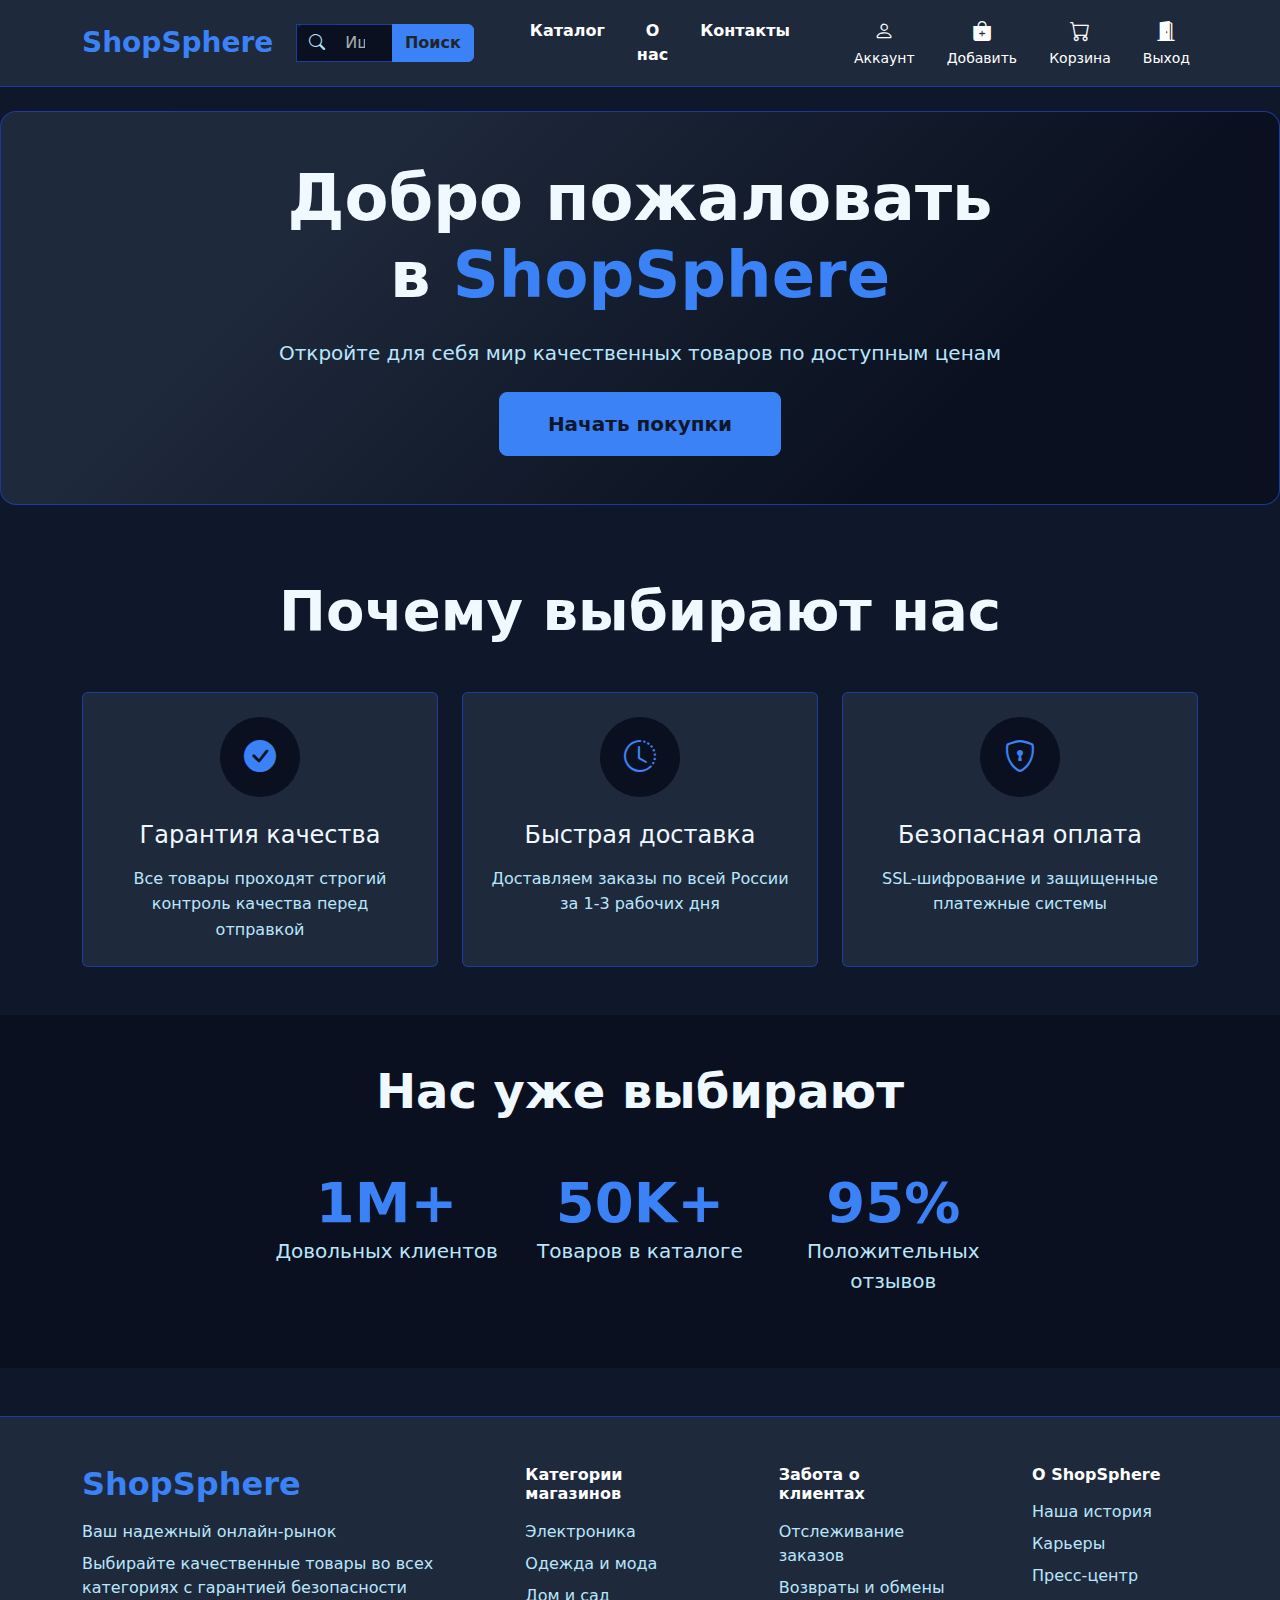
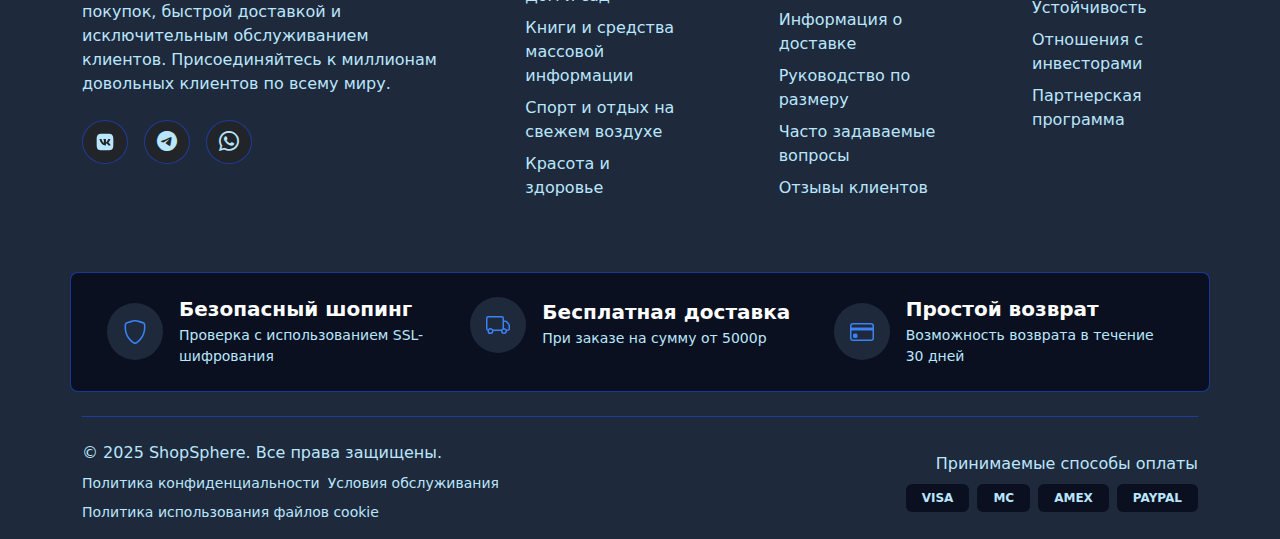
<file: src/main/resources/templates/index.html>
<!DOCTYPE html>
<html lang="ru"  data-bs-theme="dark" xmlns:th="http://www.thymeleaf.org" xmlns:sec="http://www.thymeleaf.org/extras/spring-security">
<head>
    <meta charset="UTF-8">
    <title>Home - my shop</title>
    <meta name="viewport" content="width=device-width, initial-scale=1.0">
    <link href="https://cdn.jsdelivr.net/npm/bootstrap@5.3.2/dist/css/bootstrap.min.css" rel="stylesheet">
    
    <link rel="stylesheet" href="https://cdn.jsdelivr.net/npm/bootstrap-icons@1.11.1/font/bootstrap-icons.css">
    
    <link rel="stylesheet" href="../static/style.css">
    <title>Document</title>
</head>
<body>
    <nav class="navbar navbar-expand-lg navbar-dark bg-second border-bottom border-primary">
        <div class="container">
            <a class="navbar-brand fw-bold fs-3 text-accent me-4" href="/">ShopSphere</a>
            
            <button class="navbar-toggler" type="button" data-bs-toggle="collapse" data-bs-target="#navbarContent">
                <span class="navbar-toggler-icon"></span>
            </button>
            
            <div class="collapse navbar-collapse gap-5" id="navbarContent">
                <form class="d-flex me-auto my-2 my-lg-0 position-relative" role="search">
                    <div class="input-group">
                        <span class="input-group-text bg-dark border-primary text-second  position-absolute start-0 z-1 border-top border-0">
                            <i class="bi bi-search"></i>
                        </span>
                        <input class="form-control ps-5 bg-dark border-primary text-second  z-0" type="search" placeholder="Ищите товары...">
                        <button class="btn btn-accent text-dark fw-semibold" type="submit">Поиск</button>
                    </div>
                </form>
                
                <ul class="navbar-nav gap-3">
                    <li class="nav-item">
                        <a class="nav-link text-center text-white fw-semibold" href="catalog">Каталог</a>
                    </li>
                    <li class="nav-item">
                        <a class="nav-link text-center text-white fw-semibold" href="about">О нас</a>
                    </li>
                    <li class="nav-item">
                        <a class="nav-link text-center text-white fw-semibold" href="contact">Контакты</a>
                    </li>
                </ul>
                
                <ul class="navbar-nav gap-3">
                    <li class="nav-item" sec:authorize="!isAuthenticated()">
                        <a class="nav-link text-center text-white" href="login">
                            <i class="bi bi-person d-block fs-5"></i>
                            <small>Аккаунт</small>
                        </a>
                    </li>
                    <li class="nav-item" sec:authorize="hasRole('ADMIN')">
                        <a class="nav-link text-center text-white" href="addProduct">
                            <i class="bi bi-bag-plus-fill d-block fs-5"></i>
                            <small>Добавить</small>
                        </a>
                    </li>
                    <li class="nav-item" sec:authorize="isAuthenticated()">
                        <a class="nav-link text-center text-white" href="cart">
                            <i class="bi bi-cart d-block fs-5"></i>
                            <small>Корзина</small>
                        </a>
                    </li>
                    <li class="nav-item" sec:authorize="isAuthenticated()">
                        <a class="nav-link text-center text-white" href="logout">
                            <i class="bi bi-door-open-fill d-block fs-5"></i>
                            <small>Выход</small>
                        </a>
                    </li>
                </ul>
            </div>
        </div>
    </nav>


<main class="min-vh-100 bg-prim">
    <section class="hero-section bg-second border border-primary rounded-4 my-4">
        <div class="container py-5">
            <div class="row justify-content-center text-center">
                <div class="col-lg-8">
                    <h1 class="hero-title display-3 fw-bold text-primary mb-4">
                        Добро пожаловать в <span class="text-accent">ShopSphere</span>
                    </h1>
                    <p class="hero-subtitle lead text-second mb-4">
                        Откройте для себя мир качественных товаров по доступным ценам
                    </p>
                    <button class="catalog-button btn btn-accent btn-lg px-5 py-3 fw-bold" 
                            onclick="location.href='catalog';">
                        Начать покупки
                    </button>
                </div>
            </div>
        </div>
    </section>

    <section class="features-section py-5">
        <div class="container">
            <h2 class="section-title display-4 fw-semibold text-primary text-center mb-5">
                Почему выбирают нас
            </h2>
            
            <div class="row g-4">
                <div class="col-lg-4 col-md-6">
                    <article class="card h-100 bg-second border-primary feature-card text-center">
                        <div class="card-body p-4">
                            <div class="feature-icon bg-dark rounded-circle mx-auto mb-4 d-flex align-items-center justify-content-center"
                                 style="width: 80px; height: 80px;">
                                <i class="bi bi-check-circle-fill text-accent fs-2"></i>
                            </div>
                            <h3 class="h4 text-primary mb-3">Гарантия качества</h3>
                            <p class="text-second mb-0">
                                Все товары проходят строгий контроль качества перед отправкой
                            </p>
                        </div>
                    </article>
                </div>

                <div class="col-lg-4 col-md-6">
                    <article class="card h-100 bg-second border-primary feature-card text-center">
                        <div class="card-body p-4">
                            <div class="feature-icon bg-dark rounded-circle mx-auto mb-4 d-flex align-items-center justify-content-center"
                                 style="width: 80px; height: 80px;">
                                <i class="bi bi-clock-history text-accent fs-2"></i>
                            </div>
                            <h3 class="h4 text-primary mb-3">Быстрая доставка</h3>
                            <p class="text-second mb-0">
                                Доставляем заказы по всей России за 1-3 рабочих дня
                            </p>
                        </div>
                    </article>
                </div>

                <div class="col-lg-4 col-md-6">
                    <article class="card h-100 bg-second border-primary feature-card text-center">
                        <div class="card-body p-4">
                            <div class="feature-icon bg-dark rounded-circle mx-auto mb-4 d-flex align-items-center justify-content-center"
                                 style="width: 80px; height: 80px;">
                                <i class="bi bi-shield-lock text-accent fs-2"></i>
                            </div>
                            <h3 class="h4 text-primary mb-3">Безопасная оплата</h3>
                            <p class="text-second mb-0">
                                SSL-шифрование и защищенные платежные системы
                            </p>
                        </div>
                    </article>
                </div>
            </div>
        </div>
    </section>

    <section class="py-5 bg-dark">
        <div class="container">
            <div class="row justify-content-center text-center">
                <div class="col-lg-8">
                    <h2 class="display-5 fw-bold text-primary mb-5">Нас уже выбирают</h2>
                    <div class="row">
                        <div class="col-md-4 mb-4">
                            <div class="text-accent display-4 fw-bold">1M+</div>
                            <div class="text-second fs-5">Довольных клиентов</div>
                        </div>
                        <div class="col-md-4 mb-4">
                            <div class="text-accent display-4 fw-bold">50K+</div>
                            <div class="text-second fs-5">Товаров в каталоге</div>
                        </div>
                        <div class="col-md-4 mb-4">
                            <div class="text-accent display-4 fw-bold">95%</div>
                            <div class="text-second fs-5">Положительных отзывов</div>
                        </div>
                    </div>
                </div>
            </div>
        </div>
    </section>
</main>

<footer class="bg-second border-top border-primary mt-5 pb-3    ">
    <div class="container">
        <div class="row py-5 d-flex justify-content-between">
            <div class="col-lg-4 mb-4">
                <section class="footer-company">
                    <h3 class="footer-logo fw-bold text-accent fs-2 mb-3">ShopSphere</h3>
                    <p class="text-second mb-2">Ваш надежный онлайн-рынок</p>
                    <p class="footer-description text-second mb-4">
                        Выбирайте качественные товары во всех категориях с гарантией безопасности покупок,
                        быстрой доставкой и исключительным обслуживанием клиентов. Присоединяйтесь к миллионам
                        довольных клиентов по всему миру.
                    </p>
                    <div class="footer-social d-flex gap-3">
                        <button class="text-second footer-social-button btn btn-dark border-primary rounded-circle d-flex align-items-center justify-content-center">
                            <svg xmlns="http://www.w3.org/2000/svg" fill="currentColor" width="20" height="20" viewBox="0 0 24 24">
                                <path d="M15.07294,2H8.9375C3.33331,2,2,3.33331,2,8.92706V15.0625C2,20.66663,3.32294,22,8.92706,22H15.0625C20.66669,22,22,20.67706,22,15.07288V8.9375C22,3.33331,20.67706,2,15.07294,2Zm3.07287,14.27081H16.6875c-.55206,0-.71875-.44793-1.70831-1.4375-.86463-.83331-1.22919-.9375-1.44794-.9375-.30206,0-.38544.08332-.38544.5v1.3125c0,.35419-.11456.5625-1.04162.5625a5.69214,5.69214,0,0,1-4.44794-2.66668A11.62611,11.62611,0,0,1,5.35419,8.77081c0-.21875.08331-.41668.5-.41668H7.3125c.375,0,.51044.16668.65625.55212.70831,2.08331,1.91669,3.89581,2.40625,3.89581.1875,0,.27081-.08331.27081-.55206V10.10413c-.0625-.97913-.58331-1.0625-.58331-1.41663a.36008.36008,0,0,1,.375-.33337h2.29169c.3125,0,.41662.15625.41662.53125v2.89587c0,.3125.13544.41663.22919.41663.1875,0,.33331-.10413.67706-.44788a11.99877,11.99877,0,0,0,1.79169-2.97919.62818.62818,0,0,1,.63544-.41668H17.9375c.4375,0,.53125.21875.4375.53125A18.20507,18.20507,0,0,1,16.41669,12.25c-.15625.23956-.21875.36456,0,.64581.14581.21875.65625.64582,1,1.05207a6.48553,6.48553,0,0,1,1.22912,1.70837C18.77081,16.0625,18.5625,16.27081,18.14581,16.27081Z"/>
                            </svg>
                        </button>
                        <button class="text-second footer-social-button btn btn-dark border-primary rounded-circle d-flex align-items-center justify-content-center" 
                        style="font-size: 20px;">
                                <i class="bi bi-telegram"></i>
                        </button>
                        <button class="text-second footer-social-button btn btn-dark border-primary rounded-circle d-flex align-items-center justify-content-center"
                        style="font-size: 20px;">
                                <i class="bi bi-whatsapp"></i>
                        </button>
                    </div>
                </section>
            </div>

            <div class="col-lg-2 col-md-4 mb-4">
                <nav class="footer-link-group">
                    <h4 class="text-white fw-bold fs-6 mb-3">Категории магазинов</h4>
                    <div class="d-flex flex-column gap-2">
                        <a href="#" class="link text-second text-decoration-none">Электроника</a>
                        <a href="#" class="link text-second text-decoration-none">Одежда и мода</a>
                        <a href="#" class="link text-second text-decoration-none">Дом и сад</a>
                        <a href="#" class="link text-second text-decoration-none">Книги и средства массовой информации</a>
                        <a href="#" class="link text-second text-decoration-none">Спорт и отдых на свежем воздухе</a>
                        <a href="#" class="link text-second text-decoration-none">Красота и здоровье</a>
                    </div>
                </nav>
            </div>

            <div class="col-lg-2 col-md-4 mb-4">
                <nav class="footer-link-group">
                    <h4 class="text-white fw-bold fs-6 mb-3">Забота о клиентах</h4>
                    <div class="d-flex flex-column gap-2">
                        <a href="#" class="link text-second text-decoration-none">Отслеживание заказов</a>
                        <a href="#" class="link text-second text-decoration-none">Возвраты и обмены</a>
                        <a href="#" class="link text-second text-decoration-none">Информация о доставке</a>
                        <a href="#" class="link text-second text-decoration-none">Руководство по размеру</a>
                        <a href="#" class="link text-second text-decoration-none">Часто задаваемые вопросы</a>
                        <a href="#" class="link text-second text-decoration-none">Отзывы клиентов</a>
                    </div>
                </nav>
            </div>

            <div class="col-lg-2 col-md-4 mb-4">
                <nav class="footer-link-group">
                    <h4 class="text-white fw-bold fs-6 mb-3">О ShopSphere</h4>
                    <div class="d-flex flex-column gap-2">
                        <a href="#" class="link text-second text-decoration-none">Наша история</a>
                        <a href="#" class="link text-second text-decoration-none">Карьеры</a>
                        <a href="#" class="link text-second text-decoration-none">Пресс-центр</a>
                        <a href="#" class="link text-second text-decoration-none">Устойчивость</a>
                        <a href="#" class="link text-second text-decoration-none">Отношения с инвесторами</a>
                        <a href="#" class="link text-second text-decoration-none">Партнерская программа</a>
                    </div>
                </nav>
            </div>
        </div>

        <div class="footer-trust row bg-dark border border-primary rounded-3 p-4 mb-4">
            <div class="col-md-4 mb-3 mb-md-0">
                <div class="footer-trust-item d-flex align-items-center">
                    <div class="footer-trust-icon bg-second rounded-circle p-3 me-3">
                        <svg xmlns="http://www.w3.org/2000/svg" width="24" height="24" fill="currentColor" viewBox="0 0 16 16">
                            <path d="M5.338 1.59a61 61 0 0 0-2.837.856.48.48 0 0 0-.328.39c-.554 4.157.726 7.19 2.253 9.188a10.7 10.7 0 0 0 2.287 2.233c.346.244.652.42.893.533q.18.085.293.118a1 1 0 0 0 .101.025 1 1 0 0 0 .1-.025q.114-.034.294-.118c.24-.113.547-.29.893-.533a10.7 10.7 0 0 0 2.287-2.233c1.527-1.997 2.807-5.031 2.253-9.188a.48.48 0 0 0-.328-.39c-.651-.213-1.75-.56-2.837-.855C9.552 1.29 8.531 1.067 8 1.067c-.53 0-1.552.223-2.662.524zM5.072.56C6.157.265 7.31 0 8 0s1.843.265 2.928.56c1.11.3 2.229.655 2.887.87a1.54 1.54 0 0 1 1.044 1.262c.596 4.477-.787 7.795-2.465 9.99a11.8 11.8 0 0 1-2.517 2.453 7 7 0 0 1-1.048.625c-.28.132-.581.24-.829.24s-.548-.108-.829-.24a7 7 0 0 1-1.048-.625 11.8 11.8 0 0 1-2.517-2.453C1.928 10.487.545 7.169 1.141 2.692A1.54 1.54 0 0 1 2.185 1.43 63 63 0 0 1 5.072.56"/>
                        </svg>
                    </div>
                    <div>
                        <h5 class="text-white fw-semibold mb-1">Безопасный шопинг</h5>
                        <p class="text-second mb-0 small">Проверка с использованием SSL-шифрования</p> 
                    </div>
                </div>
            </div>

            <div class="col-md-4 mb-3 mb-md-0">
                <div class="footer-trust-item d-flex align-items-center">
                    <div class="footer-trust-icon bg-second rounded-circle p-3 me-3">
                        <svg xmlns="http://www.w3.org/2000/svg" width="24" height="24" fill="currentColor" viewBox="0 0 16 16">
                            <path d="M0 3.5A1.5 1.5 0 0 1 1.5 2h9A1.5 1.5 0 0 1 12 3.5V5h1.02a1.5 1.5 0 0 1 1.17.563l1.481 1.85a1.5 1.5 0 0 1 .329.938V10.5a1.5 1.5 0 0 1-1.5 1.5H14a2 2 0 1 1-4 0H5a2 2 0 1 1-3.998-.085A1.5 1.5 0 0 1 0 10.5zm1.294 7.456A2 2 0 0 1 4.732 11h5.536a2 2 0 0 1 .732-.732V3.5a.5.5 0 0 0-.5-.5h-9a.5.5 0 0 0-.5.5v7a.5.5 0 0 0 .294.456M12 10a2 2 0 0 1 1.732 1h.768a.5.5 0 0 0 .5-.5V8.35a.5.5 0 0 0-.11-.312l-1.48-1.85A.5.5 0 0 0 13.02 6H12zm-9 1a1 1 0 1 0 0 2 1 1 0 0 0 0-2m9 0a1 1 0 1 0 0 2 1 1 0 0 0 0-2"/>
                        </svg>
                    </div>
                    <div>
                        <h5 class="text-white fw-semibold mb-1">Бесплатная доставка</h5>
                        <p class="text-second mb-0 small">При заказе на сумму от 5000р</p> 
                    </div>
                </div>
            </div>

            <div class="col-md-4">
                <div class="footer-trust-item d-flex align-items-center">
                    <div class="footer-trust-icon bg-second rounded-circle p-3 me-3">
                        <svg xmlns="http://www.w3.org/2000/svg" width="24" height="24" fill="currentColor" viewBox="0 0 16 16">
                            <path d="M0 4a2 2 0 0 1 2-2h12a2 2 0 0 1 2 2v8a2 2 0 0 1-2 2H2a2 2 0 0 1-2-2zm2-1a1 1 0 0 0-1 1v1h14V4a1 1 0 0 0-1-1zm13 4H1v5a1 1 0 0 0 1 1h12a1 1 0 0 0 1-1z"/>
                            <path d="M2 10a1 1 0 0 1 1-1h1a1 1 0 0 1 1 1v1a1 1 0 0 1-1 1H3a1 1 0 0 1-1-1z"/>
                        </svg>
                    </div>
                    <div>
                        <h5 class="text-white fw-semibold mb-1">Простой возврат</h5>
                        <p class="text-second mb-0 small">Возможность возврата в течение 30 дней</p> 
                    </div>
                </div>
            </div>
        </div>

        <div class="footer-bottom border-top border-primary pt-4">
            <div class="row align-items-center">
                <div class="col-md-6 mb-3 mb-md-0">
                    <p class="text-second mb-2">© 2025 ShopSphere. Все права защищены.</p>
                    <div class="d-flex flex-wrap gap-2">
                        <a href="#" class="link text-second text-decoration-none small">Политика конфиденциальности</a>
                        <a href="#" class="link text-second text-decoration-none small">Условия обслуживания</a>
                        <a href="#" class="link text-second text-decoration-none small">Политика использования файлов cookie</a>
                    </div>
                </div>
                <div class="col-md-6 text-md-end">
                    <p class="text-second mb-2">Принимаемые способы оплаты</p>
                    <div class="payment-methods d-flex gap-2 justify-content-md-end flex-wrap">
                        <span class="badge bg-dark text-second px-3 py-2">VISA</span>
                        <span class="badge bg-dark text-second px-3 py-2">MC</span>
                        <span class="badge bg-dark text-second px-3 py-2">AMEX</span>
                        <span class="badge bg-dark text-second px-3 py-2">PAYPAL</span>
                    </div>
                </div>
            </div>
        </div>
    </div>
</footer>
<script src="https://cdn.jsdelivr.net/npm/bootstrap@5.3.2/dist/js/bootstrap.bundle.min.js"></script>
</body>
</html>
</file>
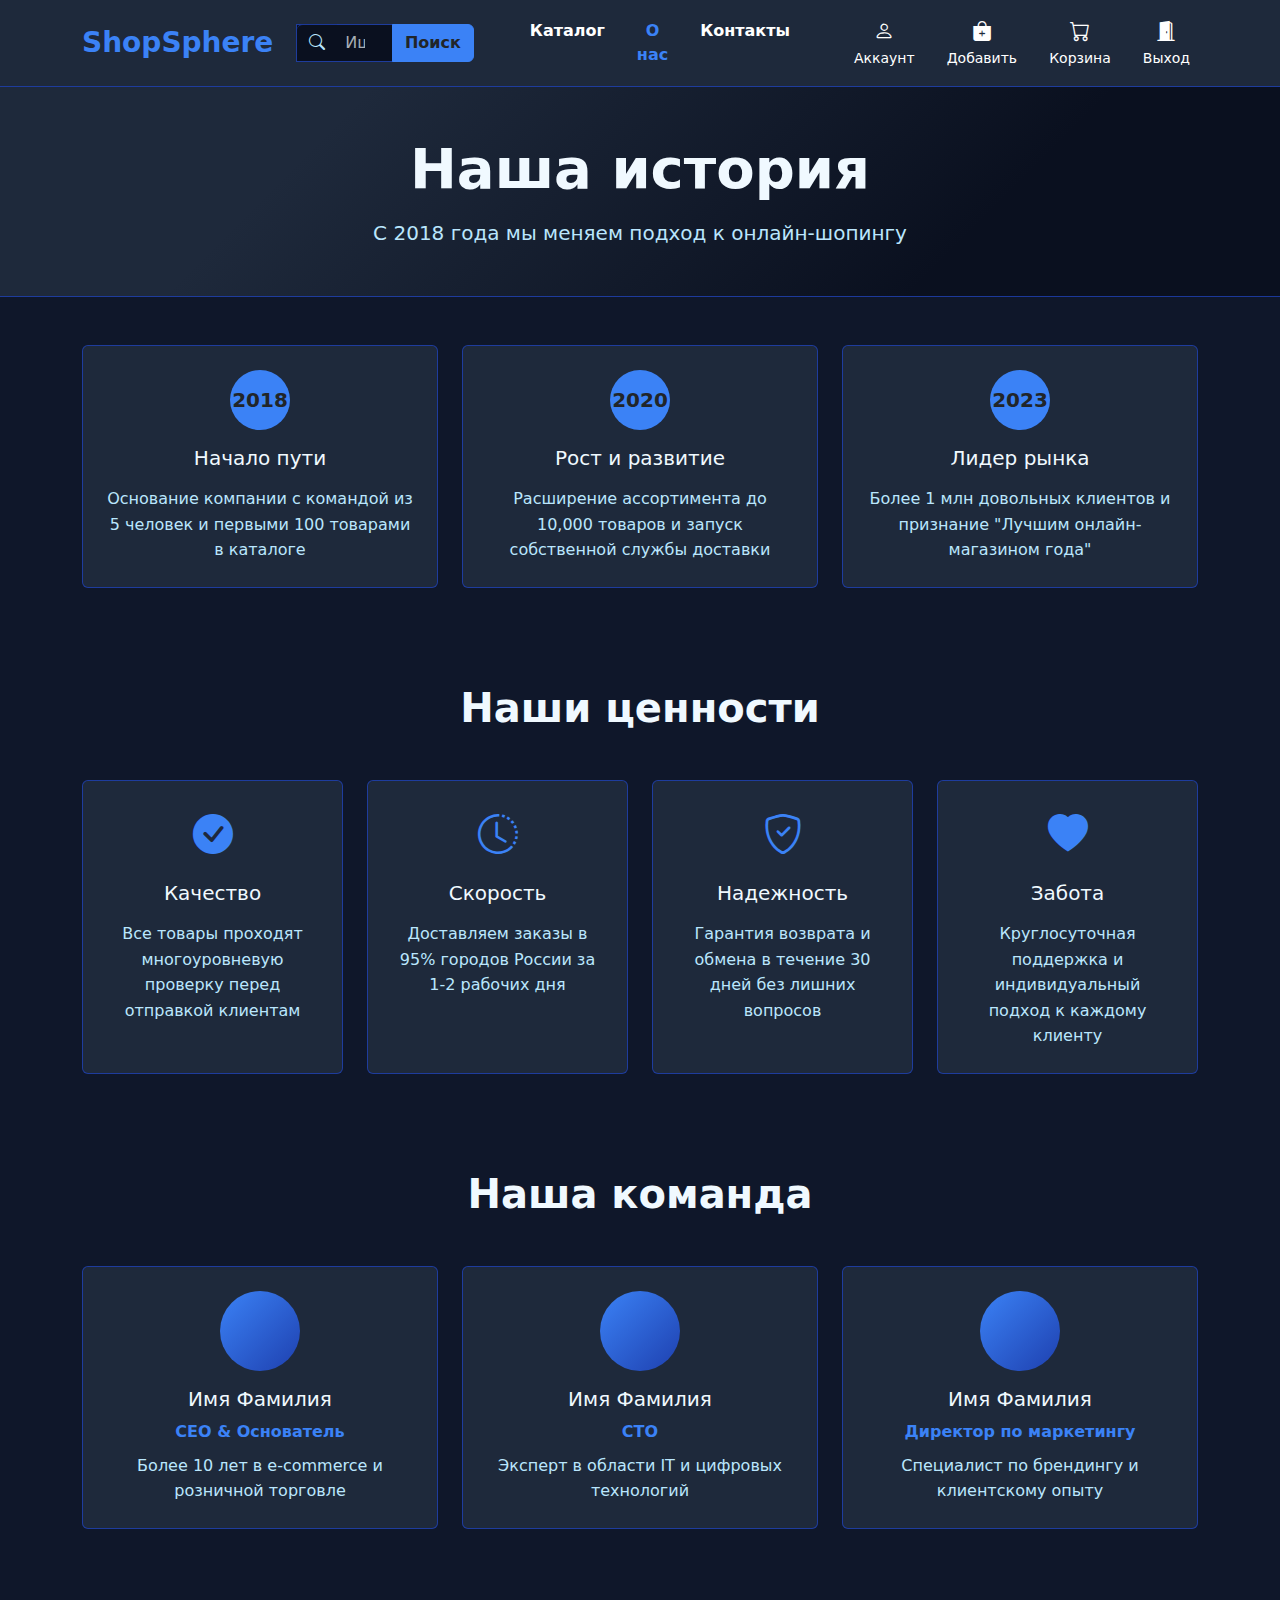
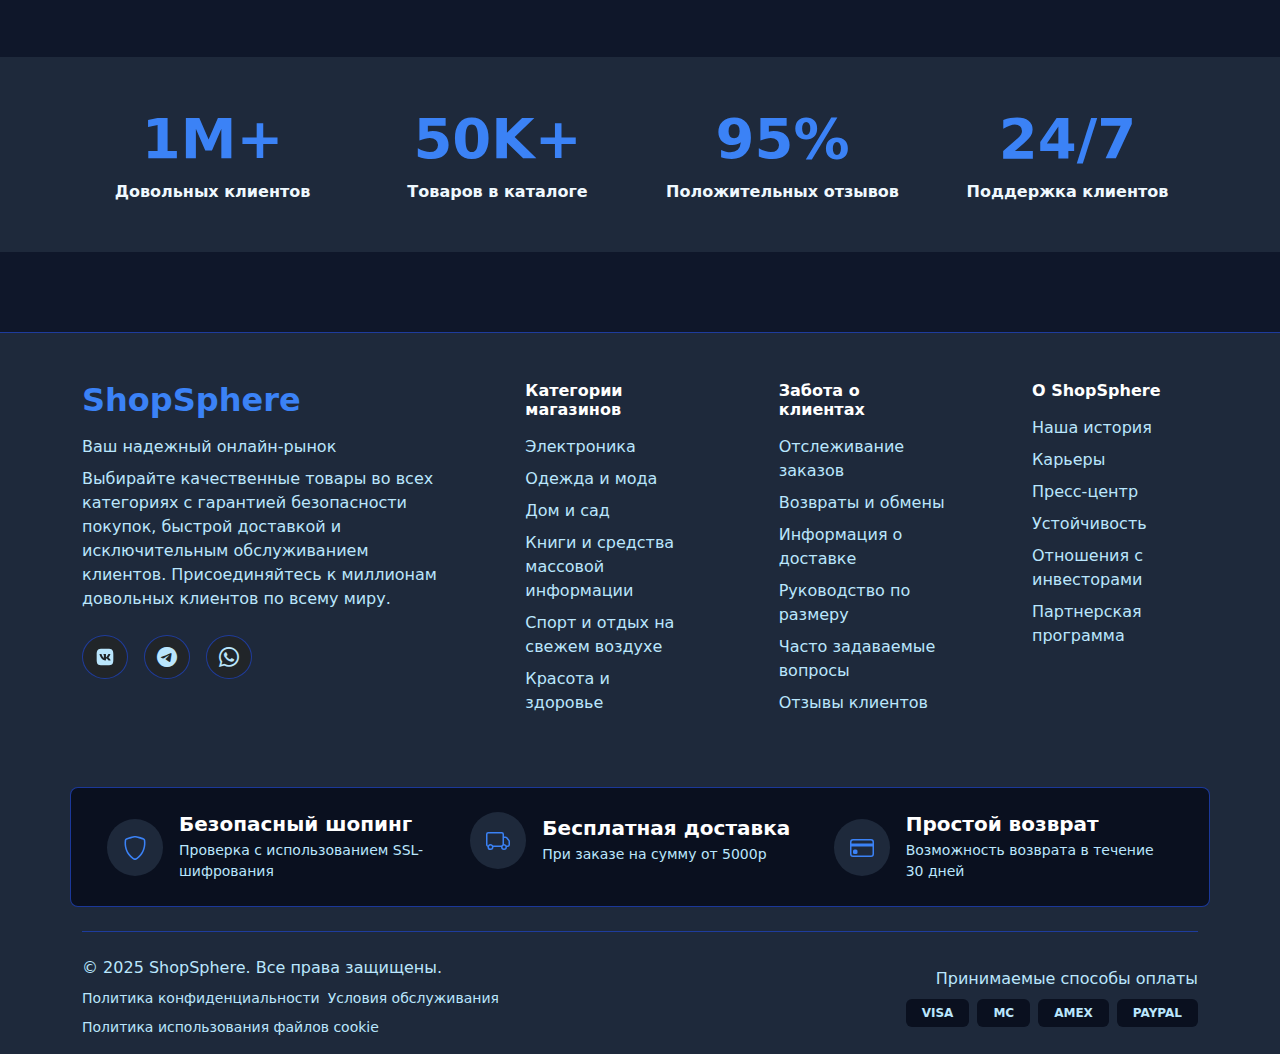
<file: src/main/resources/templates/about.html>
<!DOCTYPE html>
<html lang="ru"  data-bs-theme="dark" xmlns:th="http://www.thymeleaf.org" xmlns:sec="http://www.thymeleaf.org/extras/spring-security">
<head>
    <meta charset="UTF-8">
    <meta name="viewport" content="width=device-width, initial-scale=1.0">
    <title>ShopSphere - О компании</title>
    <link href="https://cdn.jsdelivr.net/npm/bootstrap@5.3.2/dist/css/bootstrap.min.css" rel="stylesheet">
    
    <link rel="stylesheet" href="https://cdn.jsdelivr.net/npm/bootstrap-icons@1.11.1/font/bootstrap-icons.css">
    
    <link rel="stylesheet" href="../static/style.css">
</head>
<body>
    <header class="sticky-top">
        <nav class="navbar navbar-expand-lg navbar-dark bg-second border-bottom border-primary">
            <div class="container">
                <a class="navbar-brand fw-bold fs-3 text-accent me-4" href="/">ShopSphere</a>
                
                <button class="navbar-toggler" type="button" data-bs-toggle="collapse" data-bs-target="#navbarContent">
                    <span class="navbar-toggler-icon"></span>
                </button>
                
                <div class="collapse navbar-collapse gap-5" id="navbarContent">
                    <form class="d-flex me-auto my-2 my-lg-0 position-relative" role="search" th:action="@{/catalog}" method="get">
                        <div class="input-group">
                            <span class="input-group-text bg-dark border-primary text-second position-absolute start-0 z-1 border-top border-0">
                                <i class="bi bi-search"></i>
                            </span>
                            <input class="text-second form-control ps-5 bg-dark border-primary z-0"
                                   type="search"
                                   name="name"
                                   th:value="${currentName}"
                                   placeholder="Ищите товары...">
                            <button class="btn btn-accent text-dark fw-semibold" type="submit">Поиск</button>
                        </div>
                    </form>
                    
                    <ul class="navbar-nav gap-3">
                        <li class="nav-item">
                            <a class="nav-link text-center text-white fw-semibold" href="catalog">Каталог</a>
                        </li>
                        <li class="nav-item">
                            <a class="nav-link text-center text-white fw-semibold active" href="about">О нас</a>
                        </li>
                        <li class="nav-item">
                            <a class="nav-link text-center text-white fw-semibold" href="contact">Контакты</a>
                        </li>
                    </ul>
                    
                    <ul class="navbar-nav gap-3">
                        <li class="nav-item" sec:authorize="!isAuthenticated()">
                            <a class="nav-link text-center text-white" href="login">
                                <i class="bi bi-person d-block fs-5"></i>
                                <small>Аккаунт</small>
                            </a>
                        </li>
                        <li class="nav-item" sec:authorize="hasRole('ADMIN')">
                            <a class="nav-link text-center text-white" href="add-product">
                                <i class="bi bi-bag-plus-fill d-block fs-5"></i>
                                <small>Добавить</small>
                            </a>
                        </li>
                        <li class="nav-item" sec:authorize="isAuthenticated()">
                            <a class="nav-link text-center text-white" href="cart">
                                <i class="bi bi-cart d-block fs-5"></i>
                                <small>Корзина</small>
                            </a>
                        </li>
                        <li class="nav-item" sec:authorize="isAuthenticated()">
                            <a class="nav-link text-center text-white" href="logout">
                                <i class="bi bi-door-open-fill d-block fs-5"></i>
                                <small>Выход</small>
                            </a>
                        </li>
                    </ul>
                </div>
            </div>
        </nav>
    </header>

<main class="min-vh-100 bg-prim">
    <section class="about-hero bg-second border-bottom border-primary">
        <div class="container py-5">
            <div class="row justify-content-center text-center">
                <div class="col-lg-8">
                    <h1 class="display-4 fw-bold text-primary mb-3">Наша история</h1>
                    <p class="lead text-second mb-0">С 2018 года мы меняем подход к онлайн-шопингу</p>
                </div>
            </div>
        </div>
    </section>

    <section class="py-5">
        <div class="container">
            <div class="row g-4">
                <div class="col-lg-4">
                    <article class="card h-100 bg-second border-primary hover-card text-center">
                        <div class="card-body p-4">
                            <div class="story-year bg-accent text-dark rounded-circle mx-auto mb-3 d-flex align-items-center justify-content-center"
                                 style="width: 60px; height: 60px;">
                                <span class="fw-bold fs-5">2018</span>
                            </div>
                            <h3 class="h5 text-primary mb-3">Начало пути</h3>
                            <p class="text-second mb-0">Основание компании с командой из 5 человек и первыми 100 товарами в каталоге</p>
                        </div>
                    </article>
                </div>
                
                <div class="col-lg-4">
                    <article class="card h-100 bg-second border-primary hover-card text-center">
                        <div class="card-body p-4">
                            <div class="story-year bg-accent text-dark rounded-circle mx-auto mb-3 d-flex align-items-center justify-content-center"
                                 style="width: 60px; height: 60px;">
                                <span class="fw-bold fs-5">2020</span>
                            </div>
                            <h3 class="h5 text-primary mb-3">Рост и развитие</h3>
                            <p class="text-second mb-0">Расширение ассортимента до 10,000 товаров и запуск собственной службы доставки</p>
                        </div>
                    </article>
                </div>
                
                <div class="col-lg-4">
                    <article class="card h-100 bg-second border-primary hover-card text-center">
                        <div class="card-body p-4">
                            <div class="story-year bg-accent text-dark rounded-circle mx-auto mb-3 d-flex align-items-center justify-content-center"
                                 style="width: 60px; height: 60px;">
                                <span class="fw-bold fs-5">2023</span>
                            </div>
                            <h3 class="h5 text-primary mb-3">Лидер рынка</h3>
                            <p class="text-second mb-0">Более 1 млн довольных клиентов и признание "Лучшим онлайн-магазином года"</p>
                        </div>
                    </article>
                </div>
            </div>
        </div>
    </section>

    <section class="py-5">
        <div class="container">
            <h2 class="text-center display-6 fw-semibold text-primary mb-5">Наши ценности</h2>
            
            <div class="row g-4">
                <div class="col-lg-3 col-md-6">
                    <div class="card h-100 bg-second border-primary hover-card text-center">
                        <div class="card-body p-4">
                            <div class="value-icon text-accent mb-3">
                                <i class="bi bi-check-circle-fill fs-1"></i>
                            </div>
                            <h4 class="h5 text-primary mb-3">Качество</h4>
                            <p class="text-second mb-0">Все товары проходят многоуровневую проверку перед отправкой клиентам</p>
                        </div>
                    </div>
                </div>
                
                <div class="col-lg-3 col-md-6">
                    <div class="card h-100 bg-second border-primary hover-card text-center">
                        <div class="card-body p-4">
                            <div class="value-icon text-accent mb-3">
                                <i class="bi bi-clock-history fs-1"></i>
                            </div>
                            <h4 class="h5 text-primary mb-3">Скорость</h4>
                            <p class="text-second mb-0">Доставляем заказы в 95% городов России за 1-2 рабочих дня</p>
                        </div>
                    </div>
                </div>
                
                <div class="col-lg-3 col-md-6">
                    <div class="card h-100 bg-second border-primary hover-card text-center">
                        <div class="card-body p-4">
                            <div class="value-icon text-accent mb-3">
                                <i class="bi bi-shield-check fs-1"></i>
                            </div>
                            <h4 class="h5 text-primary mb-3">Надежность</h4>
                            <p class="text-second mb-0">Гарантия возврата и обмена в течение 30 дней без лишних вопросов</p>
                        </div>
                    </div>
                </div>
                
                <div class="col-lg-3 col-md-6">
                    <div class="card h-100 bg-second border-primary hover-card text-center">
                        <div class="card-body p-4">
                            <div class="value-icon text-accent mb-3">
                                <i class="bi bi-heart-fill fs-1"></i>
                            </div>
                            <h4 class="h5 text-primary mb-3">Забота</h4>
                            <p class="text-second mb-0">Круглосуточная поддержка и индивидуальный подход к каждому клиенту</p>
                        </div>
                    </div>
                </div>
            </div>
        </div>
    </section>

    <section class="py-5">
        <div class="container">
            <h2 class="text-center display-6 fw-semibold text-primary mb-5">Наша команда</h2>
            
            <div class="row g-4">
                <div class="col-lg-4">
                    <article class="card h-100 bg-second border-primary hover-card text-center">
                        <div class="card-body p-4">
                            <div class="member-photo bg-accent rounded-circle mx-auto mb-3"
                                 style="width: 80px; height: 80px;"></div>
                            <h4 class="h5 text-primary mb-2">Имя Фамилия</h4>
                            <p class="text-accent fw-semibold mb-2">CEO & Основатель</p>
                            <p class="text-second mb-0">Более 10 лет в e-commerce и розничной торговле</p>
                        </div>
                    </article>
                </div>
                
                <div class="col-lg-4">
                    <article class="card h-100 bg-second border-primary hover-card text-center">
                        <div class="card-body p-4">
                            <div class="member-photo bg-accent rounded-circle mx-auto mb-3"
                                 style="width: 80px; height: 80px;"></div>
                            <h4 class="h5 text-primary mb-2">Имя Фамилия</h4>
                            <p class="text-accent fw-semibold mb-2">CTO</p>
                            <p class="text-second mb-0">Эксперт в области IT и цифровых технологий</p>
                        </div>
                    </article>
                </div>
                
                <div class="col-lg-4">
                    <article class="card h-100 bg-second border-primary hover-card text-center">
                        <div class="card-body p-4">
                            <div class="member-photo bg-accent rounded-circle mx-auto mb-3"
                                 style="width: 80px; height: 80px;"></div>
                            <h4 class="h5 text-primary mb-2">Имя Фамилия</h4>
                            <p class="text-accent fw-semibold mb-2">Директор по маркетингу</p>
                            <p class="text-second mb-0">Специалист по брендингу и клиентскому опыту</p>
                        </div>
                    </article>
                </div>
            </div>
        </div>
    </section>

    <section class="py-5 bg-second" style="margin: 80px 0px;">
        <div class="container">
            <div class="row g-4 text-center">
                <div class="col-lg-3 col-md-6">
                    <div class="stat-item">
                        <div class="stat-number text-accent display-4 fw-bold mb-2">1M+</div>
                        <div class="stat-label text-primary fw-semibold">Довольных клиентов</div>
                    </div>
                </div>
                
                <div class="col-lg-3 col-md-6">
                    <div class="stat-item">
                        <div class="stat-number text-accent display-4 fw-bold mb-2">50K+</div>
                        <div class="stat-label text-primary fw-semibold">Товаров в каталоге</div>
                    </div>
                </div>
                
                <div class="col-lg-3 col-md-6">
                    <div class="stat-item">
                        <div class="stat-number text-accent display-4 fw-bold mb-2">95%</div>
                        <div class="stat-label text-primary fw-semibold">Положительных отзывов</div>
                    </div>
                </div>
                
                <div class="col-lg-3 col-md-6">
                    <div class="stat-item">
                        <div class="stat-number text-accent display-4 fw-bold mb-2">24/7</div>
                        <div class="stat-label text-primary fw-semibold">Поддержка клиентов</div>
                    </div>
                </div>
            </div>
        </div>
    </section>
</main>


<footer class="bg-second border-top border-primary mt-5 pb-3">
    <div class="container">
        <div class="row py-5 d-flex justify-content-between">
            <div class="col-lg-4 mb-4">
                <section class="footer-company">
                    <h3 class="footer-logo fw-bold text-accent fs-2 mb-3">ShopSphere</h3>
                    <p class="text-second mb-2">Ваш надежный онлайн-рынок</p>
                    <p class="footer-description text-second mb-4">
                        Выбирайте качественные товары во всех категориях с гарантией безопасности покупок,
                        быстрой доставкой и исключительным обслуживанием клиентов. Присоединяйтесь к миллионам
                        довольных клиентов по всему миру.
                    </p>
                    <div class="footer-social d-flex gap-3">
                        <button class="text-second footer-social-button btn btn-dark border-primary rounded-circle d-flex align-items-center justify-content-center">
                            <svg xmlns="http://www.w3.org/2000/svg" fill="currentColor" width="20" height="20" viewBox="0 0 24 24">
                                <path d="M15.07294,2H8.9375C3.33331,2,2,3.33331,2,8.92706V15.0625C2,20.66663,3.32294,22,8.92706,22H15.0625C20.66669,22,22,20.67706,22,15.07288V8.9375C22,3.33331,20.67706,2,15.07294,2Zm3.07287,14.27081H16.6875c-.55206,0-.71875-.44793-1.70831-1.4375-.86463-.83331-1.22919-.9375-1.44794-.9375-.30206,0-.38544.08332-.38544.5v1.3125c0,.35419-.11456.5625-1.04162.5625a5.69214,5.69214,0,0,1-4.44794-2.66668A11.62611,11.62611,0,0,1,5.35419,8.77081c0-.21875.08331-.41668.5-.41668H7.3125c.375,0,.51044.16668.65625.55212.70831,2.08331,1.91669,3.89581,2.40625,3.89581.1875,0,.27081-.08331.27081-.55206V10.10413c-.0625-.97913-.58331-1.0625-.58331-1.41663a.36008.36008,0,0,1,.375-.33337h2.29169c.3125,0,.41662.15625.41662.53125v2.89587c0,.3125.13544.41663.22919.41663.1875,0,.33331-.10413.67706-.44788a11.99877,11.99877,0,0,0,1.79169-2.97919.62818.62818,0,0,1,.63544-.41668H17.9375c.4375,0,.53125.21875.4375.53125A18.20507,18.20507,0,0,1,16.41669,12.25c-.15625.23956-.21875.36456,0,.64581.14581.21875.65625.64582,1,1.05207a6.48553,6.48553,0,0,1,1.22912,1.70837C18.77081,16.0625,18.5625,16.27081,18.14581,16.27081Z"/>
                            </svg>
                        </button>
                        <button class="text-second footer-social-button btn btn-dark border-primary rounded-circle d-flex align-items-center justify-content-center" 
                        style="font-size: 20px;">
                                <i class="bi bi-telegram"></i>
                        </button>
                        <button class="text-second footer-social-button btn btn-dark border-primary rounded-circle d-flex align-items-center justify-content-center"
                        style="font-size: 20px;">
                                <i class="bi bi-whatsapp"></i>
                        </button>
                    </div>
                </section>
            </div>

            <div class="col-lg-2 col-md-4 mb-4">
                <nav class="footer-link-group">
                    <h4 class="text-white fw-bold fs-6 mb-3">Категории магазинов</h4>
                    <div class="d-flex flex-column gap-2">
                        <a href="#" class="link text-second text-decoration-none">Электроника</a>
                        <a href="#" class="link text-second text-decoration-none">Одежда и мода</a>
                        <a href="#" class="link text-second text-decoration-none">Дом и сад</a>
                        <a href="#" class="link text-second text-decoration-none">Книги и средства массовой информации</a>
                        <a href="#" class="link text-second text-decoration-none">Спорт и отдых на свежем воздухе</a>
                        <a href="#" class="link text-second text-decoration-none">Красота и здоровье</a>
                    </div>
                </nav>
            </div>

            <div class="col-lg-2 col-md-4 mb-4">
                <nav class="footer-link-group">
                    <h4 class="text-white fw-bold fs-6 mb-3">Забота о клиентах</h4>
                    <div class="d-flex flex-column gap-2">
                        <a href="#" class="link text-second text-decoration-none">Отслеживание заказов</a>
                        <a href="#" class="link text-second text-decoration-none">Возвраты и обмены</a>
                        <a href="#" class="link text-second text-decoration-none">Информация о доставке</a>
                        <a href="#" class="link text-second text-decoration-none">Руководство по размеру</a>
                        <a href="#" class="link text-second text-decoration-none">Часто задаваемые вопросы</a>
                        <a href="#" class="link text-second text-decoration-none">Отзывы клиентов</a>
                    </div>
                </nav>
            </div>

            <div class="col-lg-2 col-md-4 mb-4">
                <nav class="footer-link-group">
                    <h4 class="text-white fw-bold fs-6 mb-3">О ShopSphere</h4>
                    <div class="d-flex flex-column gap-2">
                        <a href="#" class="link text-second text-decoration-none">Наша история</a>
                        <a href="#" class="link text-second text-decoration-none">Карьеры</a>
                        <a href="#" class="link text-second text-decoration-none">Пресс-центр</a>
                        <a href="#" class="link text-second text-decoration-none">Устойчивость</a>
                        <a href="#" class="link text-second text-decoration-none">Отношения с инвесторами</a>
                        <a href="#" class="link text-second text-decoration-none">Партнерская программа</a>
                    </div>
                </nav>
            </div>
        </div>

        <div class="footer-trust row bg-dark border border-primary rounded-3 p-4 mb-4">
            <div class="col-md-4 mb-3 mb-md-0">
                <div class="footer-trust-item d-flex align-items-center">
                    <div class="footer-trust-icon bg-second rounded-circle p-3 me-3">
                        <svg xmlns="http://www.w3.org/2000/svg" width="24" height="24" fill="currentColor" viewBox="0 0 16 16">
                            <path d="M5.338 1.59a61 61 0 0 0-2.837.856.48.48 0 0 0-.328.39c-.554 4.157.726 7.19 2.253 9.188a10.7 10.7 0 0 0 2.287 2.233c.346.244.652.42.893.533q.18.085.293.118a1 1 0 0 0 .101.025 1 1 0 0 0 .1-.025q.114-.034.294-.118c.24-.113.547-.29.893-.533a10.7 10.7 0 0 0 2.287-2.233c1.527-1.997 2.807-5.031 2.253-9.188a.48.48 0 0 0-.328-.39c-.651-.213-1.75-.56-2.837-.855C9.552 1.29 8.531 1.067 8 1.067c-.53 0-1.552.223-2.662.524zM5.072.56C6.157.265 7.31 0 8 0s1.843.265 2.928.56c1.11.3 2.229.655 2.887.87a1.54 1.54 0 0 1 1.044 1.262c.596 4.477-.787 7.795-2.465 9.99a11.8 11.8 0 0 1-2.517 2.453 7 7 0 0 1-1.048.625c-.28.132-.581.24-.829.24s-.548-.108-.829-.24a7 7 0 0 1-1.048-.625 11.8 11.8 0 0 1-2.517-2.453C1.928 10.487.545 7.169 1.141 2.692A1.54 1.54 0 0 1 2.185 1.43 63 63 0 0 1 5.072.56"/>
                        </svg>
                    </div>
                    <div>
                        <h5 class="text-white fw-semibold mb-1">Безопасный шопинг</h5>
                        <p class="text-second mb-0 small">Проверка с использованием SSL-шифрования</p> 
                    </div>
                </div>
            </div>

            <div class="col-md-4 mb-3 mb-md-0">
                <div class="footer-trust-item d-flex align-items-center">
                    <div class="footer-trust-icon bg-second rounded-circle p-3 me-3">
                        <svg xmlns="http://www.w3.org/2000/svg" width="24" height="24" fill="currentColor" viewBox="0 0 16 16">
                            <path d="M0 3.5A1.5 1.5 0 0 1 1.5 2h9A1.5 1.5 0 0 1 12 3.5V5h1.02a1.5 1.5 0 0 1 1.17.563l1.481 1.85a1.5 1.5 0 0 1 .329.938V10.5a1.5 1.5 0 0 1-1.5 1.5H14a2 2 0 1 1-4 0H5a2 2 0 1 1-3.998-.085A1.5 1.5 0 0 1 0 10.5zm1.294 7.456A2 2 0 0 1 4.732 11h5.536a2 2 0 0 1 .732-.732V3.5a.5.5 0 0 0-.5-.5h-9a.5.5 0 0 0-.5.5v7a.5.5 0 0 0 .294.456M12 10a2 2 0 0 1 1.732 1h.768a.5.5 0 0 0 .5-.5V8.35a.5.5 0 0 0-.11-.312l-1.48-1.85A.5.5 0 0 0 13.02 6H12zm-9 1a1 1 0 1 0 0 2 1 1 0 0 0 0-2m9 0a1 1 0 1 0 0 2 1 1 0 0 0 0-2"/>
                        </svg>
                    </div>
                    <div>
                        <h5 class="text-white fw-semibold mb-1">Бесплатная доставка</h5>
                        <p class="text-second mb-0 small">При заказе на сумму от 5000р</p> 
                    </div>
                </div>
            </div>

            <div class="col-md-4">
                <div class="footer-trust-item d-flex align-items-center">
                    <div class="footer-trust-icon bg-second rounded-circle p-3 me-3">
                        <svg xmlns="http://www.w3.org/2000/svg" width="24" height="24" fill="currentColor" viewBox="0 0 16 16">
                            <path d="M0 4a2 2 0 0 1 2-2h12a2 2 0 0 1 2 2v8a2 2 0 0 1-2 2H2a2 2 0 0 1-2-2zm2-1a1 1 0 0 0-1 1v1h14V4a1 1 0 0 0-1-1zm13 4H1v5a1 1 0 0 0 1 1h12a1 1 0 0 0 1-1z"/>
                            <path d="M2 10a1 1 0 0 1 1-1h1a1 1 0 0 1 1 1v1a1 1 0 0 1-1 1H3a1 1 0 0 1-1-1z"/>
                        </svg>
                    </div>
                    <div>
                        <h5 class="text-white fw-semibold mb-1">Простой возврат</h5>
                        <p class="text-second mb-0 small">Возможность возврата в течение 30 дней</p> 
                    </div>
                </div>
            </div>
        </div>

        <div class="footer-bottom border-top border-primary pt-4">
            <div class="row align-items-center">
                <div class="col-md-6 mb-3 mb-md-0">
                    <p class="text-second mb-2">© 2025 ShopSphere. Все права защищены.</p>
                    <div class="d-flex flex-wrap gap-2">
                        <a href="#" class="link text-second text-decoration-none small">Политика конфиденциальности</a>
                        <a href="#" class="link text-second text-decoration-none small">Условия обслуживания</a>
                        <a href="#" class="link text-second text-decoration-none small">Политика использования файлов cookie</a>
                    </div>
                </div>
                <div class="col-md-6 text-md-end">
                    <p class="text-second mb-2">Принимаемые способы оплаты</p>
                    <div class="payment-methods d-flex gap-2 justify-content-md-end flex-wrap">
                        <span class="badge bg-dark text-second px-3 py-2">VISA</span>
                        <span class="badge bg-dark text-second px-3 py-2">MC</span>
                        <span class="badge bg-dark text-second px-3 py-2">AMEX</span>
                        <span class="badge bg-dark text-second px-3 py-2">PAYPAL</span>
                    </div>
                </div>
            </div>
        </div>
    </div>
</footer>
<script src="https://cdn.jsdelivr.net/npm/bootstrap@5.3.2/dist/js/bootstrap.bundle.min.js"></script>
</body>
</html>
</file>
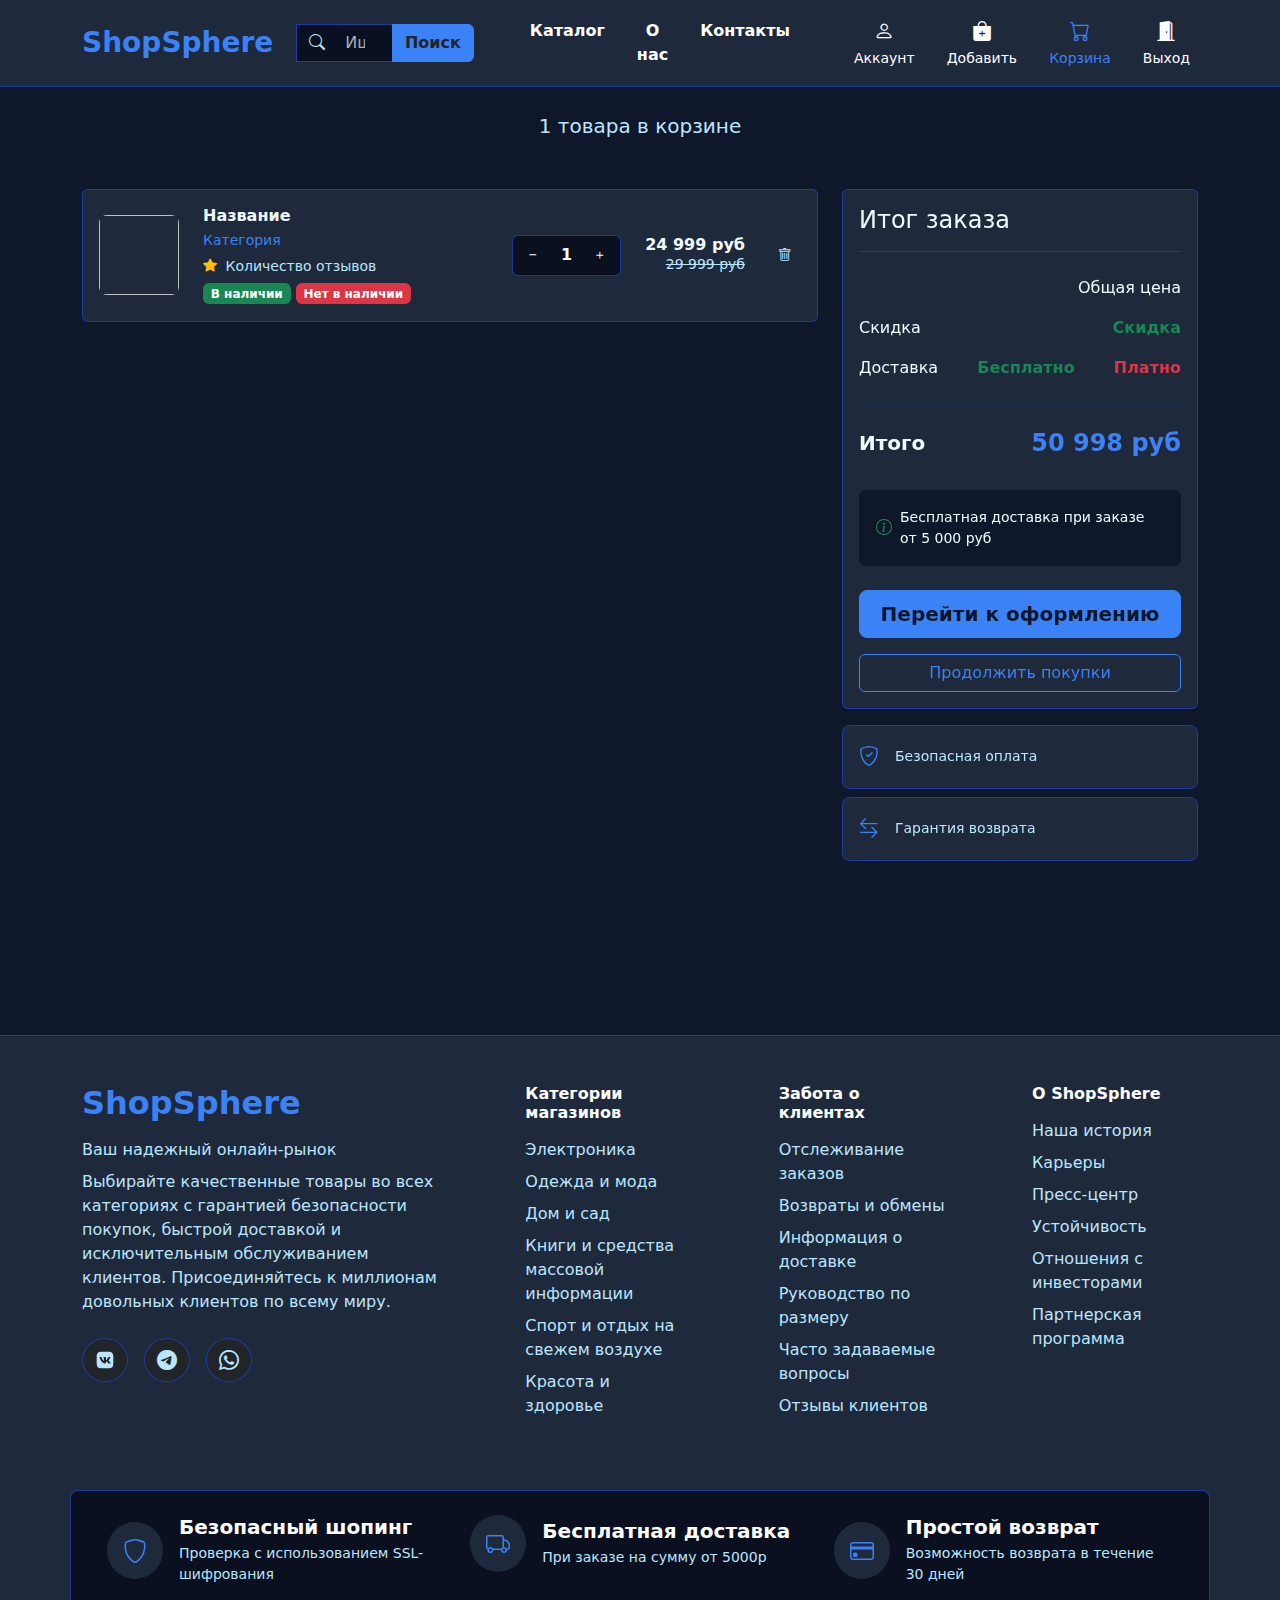
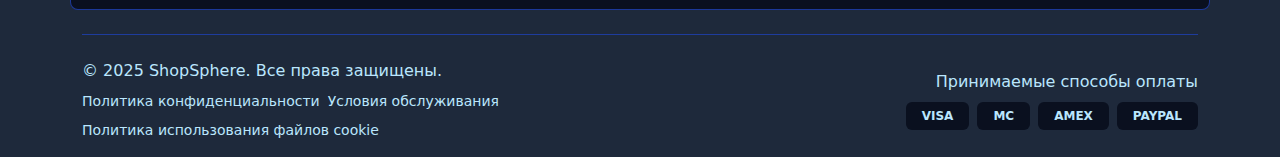
<file: src/main/resources/templates/cart.html>
<!DOCTYPE html>
<html lang="ru" data-bs-theme="dark" xmlns:th="http://www.thymeleaf.org" xmlns:sec="http://www.thymeleaf.org/extras/spring-security">
<head>
    <meta charset="UTF-8">
    <meta name="viewport" content="width=device-width, initial-scale=1.0">
    <title>ShopSphere - Корзина</title>
    <link href="https://cdn.jsdelivr.net/npm/bootstrap@5.3.2/dist/css/bootstrap.min.css" rel="stylesheet">
    <link rel="stylesheet" href="https://cdn.jsdelivr.net/npm/bootstrap-icons@1.11.1/font/bootstrap-icons.css">
    <link rel="stylesheet" href="../static/style.css">
</head>
<body>
<header class="sticky-top">
    <nav class="navbar navbar-expand-lg navbar-dark bg-second border-bottom border-primary">
        <div class="container">
            <a class="navbar-brand fw-bold fs-3 text-accent me-4" href="/">ShopSphere</a>
            <button class="navbar-toggler" type="button" data-bs-toggle="collapse" data-bs-target="#navbarContent">
                <span class="navbar-toggler-icon"></span>
            </button>
            <div class="collapse navbar-collapse gap-5" id="navbarContent">
                <form class="d-flex me-auto my-2 my-lg-0 position-relative" role="search" th:action="@{/catalog}" method="get">
                    <div class="input-group">
                        <span class="input-group-text bg-dark border-primary text-second position-absolute start-0 z-1 border-top border-0">
                            <i class="bi bi-search"></i>
                        </span>
                        <input class="text-second form-control ps-5 bg-dark border-primary z-0" type="search" name="name" th:value="${currentName}" placeholder="Ищите товары...">
                        <button class="btn btn-accent text-dark fw-semibold" type="submit">Поиск</button>
                    </div>
                </form>
                <ul class="navbar-nav gap-3">
                    <li class="nav-item"><a class="nav-link text-center text-white fw-semibold" href="catalog">Каталог</a></li>
                    <li class="nav-item"><a class="nav-link text-center text-white fw-semibold" href="about">О нас</a></li>
                    <li class="nav-item"><a class="nav-link text-center text-white fw-semibold" href="contact">Контакты</a></li>
                </ul>
                <ul class="navbar-nav gap-3">
                    <li class="nav-item" sec:authorize="!isAuthenticated()">
                        <a class="nav-link text-center text-white" href="login">
                            <i class="bi bi-person d-block fs-5"></i>
                            <small>Аккаунт</small>
                        </a>
                    </li>
                    <li class="nav-item" sec:authorize="hasRole('ADMIN')">
                        <a class="nav-link text-center text-white" href="add-product">
                            <i class="bi bi-bag-plus-fill d-block fs-5"></i>
                            <small>Добавить</small>
                        </a>
                    </li>
                    <li class="nav-item" sec:authorize="isAuthenticated()">
                        <a class="nav-link text-center text-white active" href="cart">
                            <i class="bi bi-cart d-block fs-5"></i>
                            <small>Корзина</small>
                        </a>
                    </li>
                    <li class="nav-item" sec:authorize="isAuthenticated()">
                        <a class="nav-link text-center text-white" href="logout">
                            <i class="bi bi-door-open-fill d-block fs-5"></i>
                            <small>Выход</small>
                        </a>
                    </li>
                </ul>
            </div>
        </div>
    </nav>
</header>

<main class="min-vh-100 bg-prim py-4">
    <div class="container">
        <div class="text-center mb-5" th:if="${count?:0 > 0}">
            <p class="text-second fs-5 mb-0" th:text="${count} + ' товара в корзине'"></p>
        </div>

        <div class="row">
            <section class="col-lg-8 col-md-7 mb-4">
                <div class="d-flex flex-column gap-3" id="cartItemsContainer">
                    <div class="card bg-second border-primary cart-item mb-2" th:each="cartItem : ${cartItems}">
                        <div class="card-body">
                            <div class="row align-items-center">
                                <div class="col-auto">
                                    <div class="item-image rounded-3 overflow-hidden" style="width: 80px; height: 80px;">
                                        <img th:src="${cartItem.product.imageUrl}" th:alt="${cartItem.product.name}" class="w-100 h-100 object-fit-cover">
                                    </div>
                                </div>
                                <div class="col">
                                    <div class="item-details">
                                        <h3 class="h6 text-primary mb-1 fw-semibold" th:text="${cartItem.product.name}">Название</h3>
                                        <p class="text-accent small mb-1" th:text="${cartItem.product.category.name}">Категория</p>
                                        <div class="item-rating text-warning small mb-1">
                                            <i class="bi bi-star-fill" th:each="i : ${#numbers.sequence(1, 5)}" th:class="${i <= cartItem.product.reviews} ? 'bi-star-fill' : 'bi-star'"></i>
                                            <span class="text-second ms-1" th:text="${cartItem.product.countReviews}">Количество отзывов</span>
                                        </div>
                                        <div class="item-availability">
                                            <span class="badge bg-success" th:if="${cartItem.product.stock > 0}">В наличии</span>
                                            <span class="badge bg-danger" th:if="${cartItem.product.stock <= 0}">Нет в наличии</span>
                                        </div>
                                    </div>
                                </div>
                                <div class="col-auto">
                                    <div class="item-quantity d-flex align-items-center bg-dark border border-primary rounded-2 px-2 py-1">
                                        <button class="btn btn-sm quantity-btn p-1 text-primary decrease-quantity"
                                                th:onclick="'decreaseQuantity(' + ${cartItem.id} + ')'"
                                                th:classappend="${cartItem.quantity <= 1} ? 'opacity-50' : ''">
                                            <i class="bi bi-dash"></i>
                                        </button>
                                        <span class="quantity mx-3 text-primary fw-semibold" th:text="${cartItem.quantity}">1</span>
                                        <button class="btn btn-sm quantity-btn p-1 text-primary increase-quantity"
                                                th:onclick="'increaseQuantity(' + ${cartItem.id} + ')'"
                                                th:disabled="${cartItem.quantity >= cartItem.product.stock}"
                                                th:attr="data-max-stock=${cartItem.product.stock}">
                                            <i class="bi bi-plus"></i>
                                        </button>
                                    </div>
                                </div>
                                <div class="col-auto text-end">
                                    <div class="item-price">
                                        <div class="current-price h6 text-primary fw-bold mb-0" th:text="|${#numbers.formatDecimal(cartItem.product.price, 1, 2)} руб|">24 999 руб</div>
                                        <div class="old-price text-second text-decoration-line-through small" th:if="${cartItem.product.oldPrice != null and cartItem.product.oldPrice > cartItem.product.price}" th:text="|${#numbers.formatDecimal(cartItem.product.oldPrice, 1, 2)} руб|">29 999 руб</div>
                                    </div>
                                </div>
                                <div class="col-auto">
                                    <button class="btn btn-sm remove-item text-second p-2 delete-product"
                                            th:onclick="'deleteProduct(' + ${cartItem.id} + ')'">
                                        <i class="bi bi-trash"></i>
                                    </button>
                                </div>
                            </div>
                        </div>
                    </div>
                </div>
            </section>

            <aside class="col-lg-4 col-md-5" th:if="${count?:0 > 0}">
                <div class="sticky-top z-0" style="top: 100px;">
                    <div class="card bg-second border-primary mb-3">
                        <div class="card-body">
                            <h3 class="h4 text-primary mb-4 pb-3 border-bottom border-primary">Итог заказа</h3>
                            <div class="d-flex justify-content-between align-items-center mb-3">
                                <span class="text-primary" th:text="'Товары (' + ${count} + ' шт)'"></span>
                                <span class="text-primary" th:text="${totalPrice + savings} + ' руб'">Общая цена</span>
                            </div>
                            <div class="d-flex justify-content-between align-items-center mb-3" th:if="${savings>0}">
                                <span class="text-primary">Скидка</span>
                                <span class="text-success fw-semibold" th:text="'-'+${savings} + ' руб'">Скидка</span>
                            </div>
                            <div class="d-flex justify-content-between align-items-center mb-3">
                                <span class="text-primary">Доставка</span>
                                <span class="text-success fw-semibold" th:if="${totalPrice>=5000}">Бесплатно</span>
                                <span class="text-danger fw-semibold" th:if="${totalPrice<5000}">Платно</span>
                            </div>
                            <hr class="my-4 border-primary">
                            <div class="d-flex justify-content-between align-items-center mb-4">
                                <span class="h5 text-primary fw-bold">Итого</span>
                                <span class="h4 text-accent fw-bold" th:text="${totalPrice} + ' руб'">50 998 руб</span>
                            </div>
                            <div class="alert bg-prim text-primary d-flex align-items-center mb-4">
                                <i class="bi bi-info-circle text-success me-2"></i>
                                <span class="small">Бесплатная доставка при заказе от 5 000 руб</span>
                            </div>
                            <button class="btn btn-accent btn-lg w-100 fw-bold mb-3" onclick="deleteAllProducts()">Перейти к оформлению</button>
                            <button class="btn btn-outline-primary w-100" onclick="location.href='catalog';">Продолжить покупки</button>
                        </div>
                    </div>
                    <div class="d-flex flex-column gap-2">
                        <div class="d-flex align-items-center bg-second border border-primary rounded-3 p-3">
                            <i class="bi bi-shield-check text-accent me-3 fs-5"></i>
                            <span class="text-second small">Безопасная оплата</span>
                        </div>
                        <div class="d-flex align-items-center bg-second border border-primary rounded-3 p-3">
                            <i class="bi bi-arrow-left-right text-accent me-3 fs-5"></i>
                            <span class="text-second small">Гарантия возврата</span>
                        </div>
                    </div>
                </div>
            </aside>

            <!-- Сообщение для пустой корзины (изначально скрыто) -->
            <div class="col-12 text-center empty-cart-message" th:if="${count == 0}" style="display: none;">
                <div class="card bg-second border-primary">
                    <div class="card-body py-5">
                        <i class="bi bi-cart-x text-second" style="font-size: 4rem;"></i>
                        <h3 class="text-primary mt-3">Корзина пуста</h3>
                        <p class="text-second mb-4">Добавьте товары из каталога</p>
                        <a href="catalog" class="btn btn-accent btn-lg">Перейти в каталог</a>
                    </div>
                </div>
            </div>
        </div>
    </div>
</main>

<footer class="bg-second border-top border-primary mt-5 pb-3    ">
    <div class="container">
        <div class="row py-5 d-flex justify-content-between">
            <div class="col-lg-4 mb-4">
                <section class="footer-company">
                    <h3 class="footer-logo fw-bold text-accent fs-2 mb-3">ShopSphere</h3>
                    <p class="text-second mb-2">Ваш надежный онлайн-рынок</p>
                    <p class="footer-description text-second mb-4">
                        Выбирайте качественные товары во всех категориях с гарантией безопасности покупок,
                        быстрой доставкой и исключительным обслуживанием клиентов. Присоединяйтесь к миллионам
                        довольных клиентов по всему миру.
                    </p>
                    <div class="footer-social d-flex gap-3">
                        <button class="text-second footer-social-button btn btn-dark border-primary rounded-circle d-flex align-items-center justify-content-center">
                            <svg xmlns="http://www.w3.org/2000/svg" fill="currentColor" width="20" height="20" viewBox="0 0 24 24">
                                <path d="M15.07294,2H8.9375C3.33331,2,2,3.33331,2,8.92706V15.0625C2,20.66663,3.32294,22,8.92706,22H15.0625C20.66669,22,22,20.67706,22,15.07288V8.9375C22,3.33331,20.67706,2,15.07294,2Zm3.07287,14.27081H16.6875c-.55206,0-.71875-.44793-1.70831-1.4375-.86463-.83331-1.22919-.9375-1.44794-.9375-.30206,0-.38544.08332-.38544.5v1.3125c0,.35419-.11456.5625-1.04162.5625a5.69214,5.69214,0,0,1-4.44794-2.66668A11.62611,11.62611,0,0,1,5.35419,8.77081c0-.21875.08331-.41668.5-.41668H7.3125c.375,0,.51044.16668.65625.55212.70831,2.08331,1.91669,3.89581,2.40625,3.89581.1875,0,.27081-.08331.27081-.55206V10.10413c-.0625-.97913-.58331-1.0625-.58331-1.41663a.36008.36008,0,0,1,.375-.33337h2.29169c.3125,0,.41662.15625.41662.53125v2.89587c0,.3125.13544.41663.22919.41663.1875,0,.33331-.10413.67706-.44788a11.99877,11.99877,0,0,0,1.79169-2.97919.62818.62818,0,0,1,.63544-.41668H17.9375c.4375,0,.53125.21875.4375.53125A18.20507,18.20507,0,0,1,16.41669,12.25c-.15625.23956-.21875.36456,0,.64581.14581.21875.65625.64582,1,1.05207a6.48553,6.48553,0,0,1,1.22912,1.70837C18.77081,16.0625,18.5625,16.27081,18.14581,16.27081Z"/>
                            </svg>
                        </button>
                        <button class="text-second footer-social-button btn btn-dark border-primary rounded-circle d-flex align-items-center justify-content-center"
                                style="font-size: 20px;">
                            <i class="bi bi-telegram"></i>
                        </button>
                        <button class="text-second footer-social-button btn btn-dark border-primary rounded-circle d-flex align-items-center justify-content-center"
                                style="font-size: 20px;">
                            <i class="bi bi-whatsapp"></i>
                        </button>
                    </div>
                </section>
            </div>

            <div class="col-lg-2 col-md-4 mb-4">
                <nav class="footer-link-group">
                    <h4 class="text-white fw-bold fs-6 mb-3">Категории магазинов</h4>
                    <div class="d-flex flex-column gap-2">
                        <a href="#" class="link text-second text-decoration-none">Электроника</a>
                        <a href="#" class="link text-second text-decoration-none">Одежда и мода</a>
                        <a href="#" class="link text-second text-decoration-none">Дом и сад</a>
                        <a href="#" class="link text-second text-decoration-none">Книги и средства массовой информации</a>
                        <a href="#" class="link text-second text-decoration-none">Спорт и отдых на свежем воздухе</a>
                        <a href="#" class="link text-second text-decoration-none">Красота и здоровье</a>
                    </div>
                </nav>
            </div>

            <div class="col-lg-2 col-md-4 mb-4">
                <nav class="footer-link-group">
                    <h4 class="text-white fw-bold fs-6 mb-3">Забота о клиентах</h4>
                    <div class="d-flex flex-column gap-2">
                        <a href="#" class="link text-second text-decoration-none">Отслеживание заказов</a>
                        <a href="#" class="link text-second text-decoration-none">Возвраты и обмены</a>
                        <a href="#" class="link text-second text-decoration-none">Информация о доставке</a>
                        <a href="#" class="link text-second text-decoration-none">Руководство по размеру</a>
                        <a href="#" class="link text-second text-decoration-none">Часто задаваемые вопросы</a>
                        <a href="#" class="link text-second text-decoration-none">Отзывы клиентов</a>
                    </div>
                </nav>
            </div>

            <div class="col-lg-2 col-md-4 mb-4">
                <nav class="footer-link-group">
                    <h4 class="text-white fw-bold fs-6 mb-3">О ShopSphere</h4>
                    <div class="d-flex flex-column gap-2">
                        <a href="#" class="link text-second text-decoration-none">Наша история</a>
                        <a href="#" class="link text-second text-decoration-none">Карьеры</a>
                        <a href="#" class="link text-second text-decoration-none">Пресс-центр</a>
                        <a href="#" class="link text-second text-decoration-none">Устойчивость</a>
                        <a href="#" class="link text-second text-decoration-none">Отношения с инвесторами</a>
                        <a href="#" class="link text-second text-decoration-none">Партнерская программа</a>
                    </div>
                </nav>
            </div>
        </div>

        <div class="footer-trust row bg-dark border border-primary rounded-3 p-4 mb-4">
            <div class="col-md-4 mb-3 mb-md-0">
                <div class="footer-trust-item d-flex align-items-center">
                    <div class="footer-trust-icon bg-second rounded-circle p-3 me-3">
                        <svg xmlns="http://www.w3.org/2000/svg" width="24" height="24" fill="currentColor" viewBox="0 0 16 16">
                            <path d="M5.338 1.59a61 61 0 0 0-2.837.856.48.48 0 0 0-.328.39c-.554 4.157.726 7.19 2.253 9.188a10.7 10.7 0 0 0 2.287 2.233c.346.244.652.42.893.533q.18.085.293.118a1 1 0 0 0 .101.025 1 1 0 0 0 .1-.025q.114-.034.294-.118c.24-.113.547-.29.893-.533a10.7 10.7 0 0 0 2.287-2.233c1.527-1.997 2.807-5.031 2.253-9.188a.48.48 0 0 0-.328-.39c-.651-.213-1.75-.56-2.837-.855C9.552 1.29 8.531 1.067 8 1.067c-.53 0-1.552.223-2.662.524zM5.072.56C6.157.265 7.31 0 8 0s1.843.265 2.928.56c1.11.3 2.229.655 2.887.87a1.54 1.54 0 0 1 1.044 1.262c.596 4.477-.787 7.795-2.465 9.99a11.8 11.8 0 0 1-2.517 2.453 7 7 0 0 1-1.048.625c-.28.132-.581.24-.829.24s-.548-.108-.829-.24a7 7 0 0 1-1.048-.625 11.8 11.8 0 0 1-2.517-2.453C1.928 10.487.545 7.169 1.141 2.692A1.54 1.54 0 0 1 2.185 1.43 63 63 0 0 1 5.072.56"/>
                        </svg>
                    </div>
                    <div>
                        <h5 class="text-white fw-semibold mb-1">Безопасный шопинг</h5>
                        <p class="text-second mb-0 small">Проверка с использованием SSL-шифрования</p>
                    </div>
                </div>
            </div>

            <div class="col-md-4 mb-3 mb-md-0">
                <div class="footer-trust-item d-flex align-items-center">
                    <div class="footer-trust-icon bg-second rounded-circle p-3 me-3">
                        <svg xmlns="http://www.w3.org/2000/svg" width="24" height="24" fill="currentColor" viewBox="0 0 16 16">
                            <path d="M0 3.5A1.5 1.5 0 0 1 1.5 2h9A1.5 1.5 0 0 1 12 3.5V5h1.02a1.5 1.5 0 0 1 1.17.563l1.481 1.85a1.5 1.5 0 0 1 .329.938V10.5a1.5 1.5 0 0 1-1.5 1.5H14a2 2 0 1 1-4 0H5a2 2 0 1 1-3.998-.085A1.5 1.5 0 0 1 0 10.5zm1.294 7.456A2 2 0 0 1 4.732 11h5.536a2 2 0 0 1 .732-.732V3.5a.5.5 0 0 0-.5-.5h-9a.5.5 0 0 0-.5.5v7a.5.5 0 0 0 .294.456M12 10a2 2 0 0 1 1.732 1h.768a.5.5 0 0 0 .5-.5V8.35a.5.5 0 0 0-.11-.312l-1.48-1.85A.5.5 0 0 0 13.02 6H12zm-9 1a1 1 0 1 0 0 2 1 1 0 0 0 0-2m9 0a1 1 0 1 0 0 2 1 1 0 0 0 0-2"/>
                        </svg>
                    </div>
                    <div>
                        <h5 class="text-white fw-semibold mb-1">Бесплатная доставка</h5>
                        <p class="text-second mb-0 small">При заказе на сумму от 5000р</p>
                    </div>
                </div>
            </div>

            <div class="col-md-4">
                <div class="footer-trust-item d-flex align-items-center">
                    <div class="footer-trust-icon bg-second rounded-circle p-3 me-3">
                        <svg xmlns="http://www.w3.org/2000/svg" width="24" height="24" fill="currentColor" viewBox="0 0 16 16">
                            <path d="M0 4a2 2 0 0 1 2-2h12a2 2 0 0 1 2 2v8a2 2 0 0 1-2 2H2a2 2 0 0 1-2-2zm2-1a1 1 0 0 0-1 1v1h14V4a1 1 0 0 0-1-1zm13 4H1v5a1 1 0 0 0 1 1h12a1 1 0 0 0 1-1z"/>
                            <path d="M2 10a1 1 0 0 1 1-1h1a1 1 0 0 1 1 1v1a1 1 0 0 1-1 1H3a1 1 0 0 1-1-1z"/>
                        </svg>
                    </div>
                    <div>
                        <h5 class="text-white fw-semibold mb-1">Простой возврат</h5>
                        <p class="text-second mb-0 small">Возможность возврата в течение 30 дней</p>
                    </div>
                </div>
            </div>
        </div>

        <div class="footer-bottom border-top border-primary pt-4">
            <div class="row align-items-center">
                <div class="col-md-6 mb-3 mb-md-0">
                    <p class="text-second mb-2">© 2025 ShopSphere. Все права защищены.</p>
                    <div class="d-flex flex-wrap gap-2">
                        <a href="#" class="link text-second text-decoration-none small">Политика конфиденциальности</a>
                        <a href="#" class="link text-second text-decoration-none small">Условия обслуживания</a>
                        <a href="#" class="link text-second text-decoration-none small">Политика использования файлов cookie</a>
                    </div>
                </div>
                <div class="col-md-6 text-md-end">
                    <p class="text-second mb-2">Принимаемые способы оплаты</p>
                    <div class="payment-methods d-flex gap-2 justify-content-md-end flex-wrap">
                        <span class="badge bg-dark text-second px-3 py-2">VISA</span>
                        <span class="badge bg-dark text-second px-3 py-2">MC</span>
                        <span class="badge bg-dark text-second px-3 py-2">AMEX</span>
                        <span class="badge bg-dark text-second px-3 py-2">PAYPAL</span>
                    </div>
                </div>
            </div>
        </div>
    </div>
</footer>

<script src="https://cdn.jsdelivr.net/npm/bootstrap@5.3.2/dist/js/bootstrap.bundle.min.js"></script>
<script src="../static/js/notifications.js"></script>
<script src="../static/js/cart.js"></script>
<script src="https://code.jquery.com/jquery-3.6.0.min.js"></script>
</body>
</html>
</file>
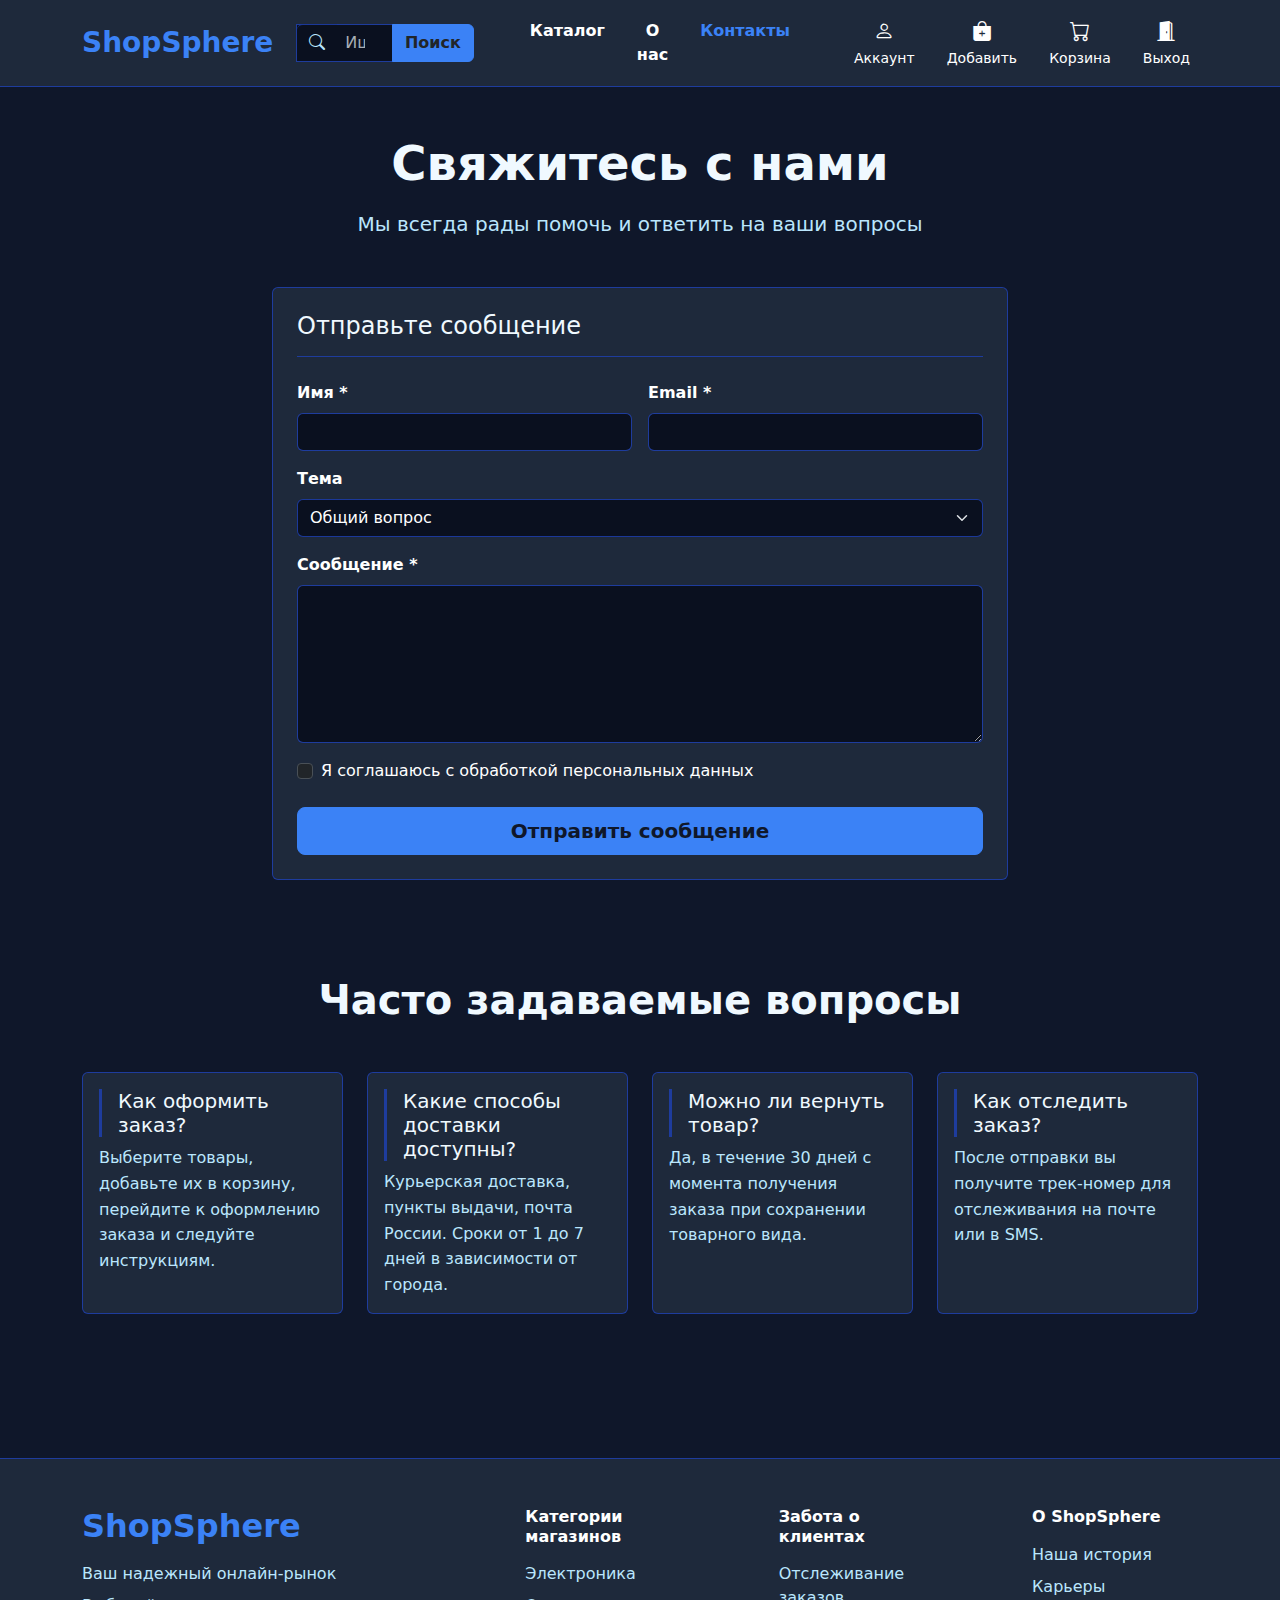
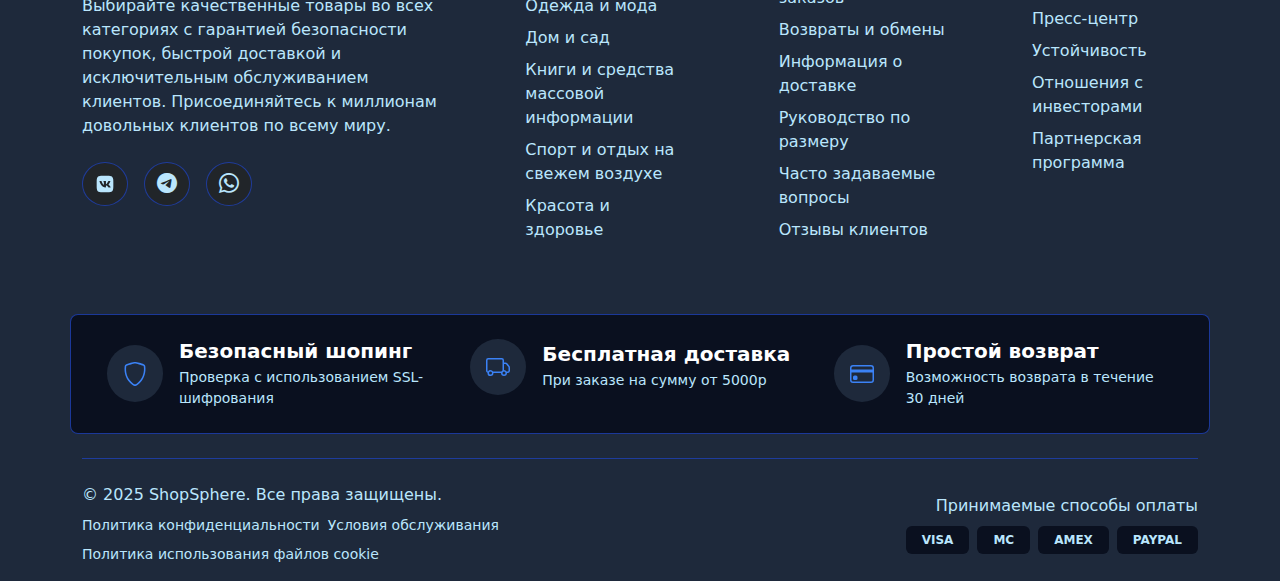
<file: src/main/resources/templates/contact.html>
<!DOCTYPE html>
<html lang="ru"  data-bs-theme="dark" xmlns:th="http://www.thymeleaf.org" xmlns:sec="http://www.thymeleaf.org/extras/spring-security">

<head>
    <meta charset="UTF-8">
    <meta name="viewport" content="width=device-width, initial-scale=1.0">
    <title>ShopSphere - Контакты</title>
    
    <link href="https://cdn.jsdelivr.net/npm/bootstrap@5.3.2/dist/css/bootstrap.min.css" rel="stylesheet">
    
    <link rel="stylesheet" href="https://cdn.jsdelivr.net/npm/bootstrap-icons@1.11.1/font/bootstrap-icons.css">
    
    <link rel="stylesheet" href="../static/style.css">
</head>
<body class="bg-prim ">
    <header class="sticky-top">
        <nav class="navbar navbar-expand-lg navbar-dark bg-second border-bottom border-primary">
            <div class="container">
                <a class="navbar-brand fw-bold fs-3 text-accent me-4" href="/">ShopSphere</a>
                
                <button class="navbar-toggler" type="button" data-bs-toggle="collapse" data-bs-target="#navbarContent">
                    <span class="navbar-toggler-icon"></span>
                </button>
                
                <div class="collapse navbar-collapse gap-5" id="navbarContent">
                    <form class="d-flex me-auto my-2 my-lg-0 position-relative" role="search">
                        <div class="input-group">
                            <span class="input-group-text bg-dark border-primary text-second  position-absolute start-0 z-1 border-top border-0">
                                <i class="bi bi-search"></i>
                            </span>
                            <input class="form-control ps-5 bg-dark border-primary text-second  z-0" type="search" placeholder="Ищите товары...">
                            <button class="btn btn-accent text-dark fw-semibold" type="submit">Поиск</button>
                        </div>
                    </form>
                    
                    <ul class="navbar-nav gap-3">
                        <li class="nav-item">
                            <a class="nav-link text-center text-white fw-semibold" href="catalog">Каталог</a>
                        </li>
                        <li class="nav-item">
                            <a class="nav-link text-center text-white fw-semibold" href="about">О нас</a>
                        </li>
                        <li class="nav-item">
                            <a class="nav-link text-center text-white fw-semibold active" href="contact">Контакты</a>
                        </li>
                    </ul>
                    
                    <ul class="navbar-nav gap-3">
                        <li class="nav-item" sec:authorize="!isAuthenticated()">
                            <a class="nav-link text-center text-white" href="login">
                                <i class="bi bi-person d-block fs-5"></i>
                                <small>Аккаунт</small>
                            </a>
                        </li>
                        <li class="nav-item" sec:authorize="hasRole('ADMIN')">
                            <a class="nav-link text-center text-white" href="addProduct">
                                <i class="bi bi-bag-plus-fill d-block fs-5"></i>
                                <small>Добавить</small>
                            </a>
                        </li>
                        <li class="nav-item" sec:authorize="isAuthenticated()">
                            <a class="nav-link text-center text-white" href="cart">
                                <i class="bi bi-cart d-block fs-5"></i>
                                <small>Корзина</small>
                            </a>
                        </li>
                        <li class="nav-item" sec:authorize="isAuthenticated()">
                            <a class="nav-link text-center text-white" href="logout">
                                <i class="bi bi-door-open-fill d-block fs-5"></i>
                                <small>Выход</small>
                            </a>
                        </li>
                    </ul>
                </div>
            </div>
        </nav>
    </header>

    <main class="min-vh-100">
        <div class="container py-5">
            <section class="text-center mb-5">
                <h1 class="display-5 fw-bold text-primary mb-3">Свяжитесь с нами</h1>
                <p class="lead text-second ">Мы всегда рады помочь и ответить на ваши вопросы</p>
            </section>

            <section class="row justify-content-center mb-5">
                <div class="col-lg-8">
                    <div class="card bg-second border-primary">
                        <div class="card-body p-4">
                            <h2 class="card-title h4 text-primary mb-4 pb-3 border-bottom border-primary">Отправьте сообщение</h2>
                            
                            <form class="contact-form">
                                <div class="row g-3 mb-3">
                                    <div class="col-md-6">
                                        <label for="name" class="form-label text-white fw-semibold">Имя *</label>
                                        <input type="text" class="form-control bg-dark border-primary text-white" id="name" required>
                                    </div>
                                    <div class="col-md-6">
                                        <label for="email" class="form-label text-white fw-semibold">Email *</label>
                                        <input type="email" class="form-control bg-dark border-primary text-white" id="email" required>
                                    </div>
                                </div>

                                <div class="mb-3">
                                    <label for="subject" class="form-label text-white fw-semibold">Тема</label>
                                    <select class="form-select bg-dark border-primary text-white" id="subject">
                                        <option>Общий вопрос</option>
                                        <option>Техническая поддержка</option>
                                        <option>Сотрудничество</option>
                                        <option>Жалоба</option>
                                        <option>Предложение</option>
                                    </select>
                                </div>

                                <div class="mb-3">
                                    <label for="message" class="form-label text-white fw-semibold">Сообщение *</label>
                                    <textarea class="form-control bg-dark border-primary text-white" id="message" rows="6" required></textarea>
                                </div>

                                <div class="form-check mb-4">
                                    <input class="form-check-input" type="checkbox" id="agreement" required>
                                    <label class="form-check-label text-white" for="agreement">
                                        Я соглашаюсь с обработкой персональных данных
                                    </label>
                                </div>

                                <button type="submit" class="btn btn-accent btn-lg w-100 fw-semibold">Отправить сообщение</button>
                            </form>
                        </div>
                    </div>
                </div>
            </section>

            <section class="py-5">
                <h2 class="text-center display-6 fw-semibold text-primary mb-5">Часто задаваемые вопросы</h2>
                
                <div class="row g-4">
                    <div class="col-md-6 col-lg-3">
                        <div class="card h-100 bg-second border-primary hover-shadow">
                            <div class="card-body">
                                <h5 class="card-title text-primary border-start border-3 border-primary ps-3">Как оформить заказ?</h5>
                                <p class="card-text text-second ">Выберите товары, добавьте их в корзину, перейдите к оформлению заказа и следуйте инструкциям.</p>
                            </div>
                        </div>
                    </div>
                    
                    <div class="col-md-6 col-lg-3">
                        <div class="card h-100 bg-second border-primary hover-shadow">
                            <div class="card-body">
                                <h5 class="card-title text-primary border-start border-3 border-primary ps-3">Какие способы доставки доступны?</h5>
                                <p class="card-text text-second ">Курьерская доставка, пункты выдачи, почта России. Сроки от 1 до 7 дней в зависимости от города.</p>
                            </div>
                        </div>
                    </div>
                    
                    <div class="col-md-6 col-lg-3">
                        <div class="card h-100 bg-second border-primary hover-shadow">
                            <div class="card-body">
                                <h5 class="card-title text-primary border-start border-3 border-primary ps-3">Можно ли вернуть товар?</h5>
                                <p class="card-text text-second ">Да, в течение 30 дней с момента получения заказа при сохранении товарного вида.</p>
                            </div>
                        </div>
                    </div>
                    
                    <div class="col-md-6 col-lg-3">
                        <div class="card h-100 bg-second border-primary hover-shadow">
                            <div class="card-body">
                                <h5 class="card-title text-primary border-start border-3 border-primary ps-3">Как отследить заказ?</h5>
                                <p class="card-text text-second ">После отправки вы получите трек-номер для отслеживания на почте или в SMS.</p>
                            </div>
                        </div>
                    </div>
                </div>
            </section>
        </div>
    </main>

    <footer class="bg-second border-top border-primary mt-5 pb-3    ">
        <div class="container">
            <div class="row py-5 d-flex justify-content-between">
                <div class="col-lg-4 mb-4">
                    <section class="footer-company">
                        <h3 class="footer-logo fw-bold text-accent fs-2 mb-3">ShopSphere</h3>
                        <p class="text-second mb-2">Ваш надежный онлайн-рынок</p>
                        <p class="footer-description text-second mb-4">
                            Выбирайте качественные товары во всех категориях с гарантией безопасности покупок,
                            быстрой доставкой и исключительным обслуживанием клиентов. Присоединяйтесь к миллионам
                            довольных клиентов по всему миру.
                        </p>
                        <div class="footer-social d-flex gap-3">
                            <button class="text-second footer-social-button btn btn-dark border-primary rounded-circle d-flex align-items-center justify-content-center">
                                <svg xmlns="http://www.w3.org/2000/svg" fill="currentColor" width="20" height="20" viewBox="0 0 24 24">
                                    <path d="M15.07294,2H8.9375C3.33331,2,2,3.33331,2,8.92706V15.0625C2,20.66663,3.32294,22,8.92706,22H15.0625C20.66669,22,22,20.67706,22,15.07288V8.9375C22,3.33331,20.67706,2,15.07294,2Zm3.07287,14.27081H16.6875c-.55206,0-.71875-.44793-1.70831-1.4375-.86463-.83331-1.22919-.9375-1.44794-.9375-.30206,0-.38544.08332-.38544.5v1.3125c0,.35419-.11456.5625-1.04162.5625a5.69214,5.69214,0,0,1-4.44794-2.66668A11.62611,11.62611,0,0,1,5.35419,8.77081c0-.21875.08331-.41668.5-.41668H7.3125c.375,0,.51044.16668.65625.55212.70831,2.08331,1.91669,3.89581,2.40625,3.89581.1875,0,.27081-.08331.27081-.55206V10.10413c-.0625-.97913-.58331-1.0625-.58331-1.41663a.36008.36008,0,0,1,.375-.33337h2.29169c.3125,0,.41662.15625.41662.53125v2.89587c0,.3125.13544.41663.22919.41663.1875,0,.33331-.10413.67706-.44788a11.99877,11.99877,0,0,0,1.79169-2.97919.62818.62818,0,0,1,.63544-.41668H17.9375c.4375,0,.53125.21875.4375.53125A18.20507,18.20507,0,0,1,16.41669,12.25c-.15625.23956-.21875.36456,0,.64581.14581.21875.65625.64582,1,1.05207a6.48553,6.48553,0,0,1,1.22912,1.70837C18.77081,16.0625,18.5625,16.27081,18.14581,16.27081Z"/>
                                </svg>
                            </button>
                            <button class="text-second footer-social-button btn btn-dark border-primary rounded-circle d-flex align-items-center justify-content-center" 
                            style="font-size: 20px;">
                                    <i class="bi bi-telegram"></i>
                            </button>
                            <button class="text-second footer-social-button btn btn-dark border-primary rounded-circle d-flex align-items-center justify-content-center"
                            style="font-size: 20px;">
                                    <i class="bi bi-whatsapp"></i>
                            </button>
                        </div>
                    </section>
                </div>
    
                <div class="col-lg-2 col-md-4 mb-4">
                    <nav class="footer-link-group">
                        <h4 class="text-white fw-bold fs-6 mb-3">Категории магазинов</h4>
                        <div class="d-flex flex-column gap-2">
                            <a href="#" class="link text-second text-decoration-none">Электроника</a>
                            <a href="#" class="link text-second text-decoration-none">Одежда и мода</a>
                            <a href="#" class="link text-second text-decoration-none">Дом и сад</a>
                            <a href="#" class="link text-second text-decoration-none">Книги и средства массовой информации</a>
                            <a href="#" class="link text-second text-decoration-none">Спорт и отдых на свежем воздухе</a>
                            <a href="#" class="link text-second text-decoration-none">Красота и здоровье</a>
                        </div>
                    </nav>
                </div>
    
                <div class="col-lg-2 col-md-4 mb-4">
                    <nav class="footer-link-group">
                        <h4 class="text-white fw-bold fs-6 mb-3">Забота о клиентах</h4>
                        <div class="d-flex flex-column gap-2">
                            <a href="#" class="link text-second text-decoration-none">Отслеживание заказов</a>
                            <a href="#" class="link text-second text-decoration-none">Возвраты и обмены</a>
                            <a href="#" class="link text-second text-decoration-none">Информация о доставке</a>
                            <a href="#" class="link text-second text-decoration-none">Руководство по размеру</a>
                            <a href="#" class="link text-second text-decoration-none">Часто задаваемые вопросы</a>
                            <a href="#" class="link text-second text-decoration-none">Отзывы клиентов</a>
                        </div>
                    </nav>
                </div>
    
                <div class="col-lg-2 col-md-4 mb-4">
                    <nav class="footer-link-group">
                        <h4 class="text-white fw-bold fs-6 mb-3">О ShopSphere</h4>
                        <div class="d-flex flex-column gap-2">
                            <a href="#" class="link text-second text-decoration-none">Наша история</a>
                            <a href="#" class="link text-second text-decoration-none">Карьеры</a>
                            <a href="#" class="link text-second text-decoration-none">Пресс-центр</a>
                            <a href="#" class="link text-second text-decoration-none">Устойчивость</a>
                            <a href="#" class="link text-second text-decoration-none">Отношения с инвесторами</a>
                            <a href="#" class="link text-second text-decoration-none">Партнерская программа</a>
                        </div>
                    </nav>
                </div>
            </div>
    
            <div class="footer-trust row bg-dark border border-primary rounded-3 p-4 mb-4">
                <div class="col-md-4 mb-3 mb-md-0">
                    <div class="footer-trust-item d-flex align-items-center">
                        <div class="footer-trust-icon bg-second rounded-circle p-3 me-3">
                            <svg xmlns="http://www.w3.org/2000/svg" width="24" height="24" fill="currentColor" viewBox="0 0 16 16">
                                <path d="M5.338 1.59a61 61 0 0 0-2.837.856.48.48 0 0 0-.328.39c-.554 4.157.726 7.19 2.253 9.188a10.7 10.7 0 0 0 2.287 2.233c.346.244.652.42.893.533q.18.085.293.118a1 1 0 0 0 .101.025 1 1 0 0 0 .1-.025q.114-.034.294-.118c.24-.113.547-.29.893-.533a10.7 10.7 0 0 0 2.287-2.233c1.527-1.997 2.807-5.031 2.253-9.188a.48.48 0 0 0-.328-.39c-.651-.213-1.75-.56-2.837-.855C9.552 1.29 8.531 1.067 8 1.067c-.53 0-1.552.223-2.662.524zM5.072.56C6.157.265 7.31 0 8 0s1.843.265 2.928.56c1.11.3 2.229.655 2.887.87a1.54 1.54 0 0 1 1.044 1.262c.596 4.477-.787 7.795-2.465 9.99a11.8 11.8 0 0 1-2.517 2.453 7 7 0 0 1-1.048.625c-.28.132-.581.24-.829.24s-.548-.108-.829-.24a7 7 0 0 1-1.048-.625 11.8 11.8 0 0 1-2.517-2.453C1.928 10.487.545 7.169 1.141 2.692A1.54 1.54 0 0 1 2.185 1.43 63 63 0 0 1 5.072.56"/>
                            </svg>
                        </div>
                        <div>
                            <h5 class="text-white fw-semibold mb-1">Безопасный шопинг</h5>
                            <p class="text-second mb-0 small">Проверка с использованием SSL-шифрования</p> 
                        </div>
                    </div>
                </div>
    
                <div class="col-md-4 mb-3 mb-md-0">
                    <div class="footer-trust-item d-flex align-items-center">
                        <div class="footer-trust-icon bg-second rounded-circle p-3 me-3">
                            <svg xmlns="http://www.w3.org/2000/svg" width="24" height="24" fill="currentColor" viewBox="0 0 16 16">
                                <path d="M0 3.5A1.5 1.5 0 0 1 1.5 2h9A1.5 1.5 0 0 1 12 3.5V5h1.02a1.5 1.5 0 0 1 1.17.563l1.481 1.85a1.5 1.5 0 0 1 .329.938V10.5a1.5 1.5 0 0 1-1.5 1.5H14a2 2 0 1 1-4 0H5a2 2 0 1 1-3.998-.085A1.5 1.5 0 0 1 0 10.5zm1.294 7.456A2 2 0 0 1 4.732 11h5.536a2 2 0 0 1 .732-.732V3.5a.5.5 0 0 0-.5-.5h-9a.5.5 0 0 0-.5.5v7a.5.5 0 0 0 .294.456M12 10a2 2 0 0 1 1.732 1h.768a.5.5 0 0 0 .5-.5V8.35a.5.5 0 0 0-.11-.312l-1.48-1.85A.5.5 0 0 0 13.02 6H12zm-9 1a1 1 0 1 0 0 2 1 1 0 0 0 0-2m9 0a1 1 0 1 0 0 2 1 1 0 0 0 0-2"/>
                            </svg>
                        </div>
                        <div>
                            <h5 class="text-white fw-semibold mb-1">Бесплатная доставка</h5>
                            <p class="text-second mb-0 small">При заказе на сумму от 5000р</p> 
                        </div>
                    </div>
                </div>
    
                <div class="col-md-4">
                    <div class="footer-trust-item d-flex align-items-center">
                        <div class="footer-trust-icon bg-second rounded-circle p-3 me-3">
                            <svg xmlns="http://www.w3.org/2000/svg" width="24" height="24" fill="currentColor" viewBox="0 0 16 16">
                                <path d="M0 4a2 2 0 0 1 2-2h12a2 2 0 0 1 2 2v8a2 2 0 0 1-2 2H2a2 2 0 0 1-2-2zm2-1a1 1 0 0 0-1 1v1h14V4a1 1 0 0 0-1-1zm13 4H1v5a1 1 0 0 0 1 1h12a1 1 0 0 0 1-1z"/>
                                <path d="M2 10a1 1 0 0 1 1-1h1a1 1 0 0 1 1 1v1a1 1 0 0 1-1 1H3a1 1 0 0 1-1-1z"/>
                            </svg>
                        </div>
                        <div>
                            <h5 class="text-white fw-semibold mb-1">Простой возврат</h5>
                            <p class="text-second mb-0 small">Возможность возврата в течение 30 дней</p> 
                        </div>
                    </div>
                </div>
            </div>
    
            <div class="footer-bottom border-top border-primary pt-4">
                <div class="row align-items-center">
                    <div class="col-md-6 mb-3 mb-md-0">
                        <p class="text-second mb-2">© 2025 ShopSphere. Все права защищены.</p>
                        <div class="d-flex flex-wrap gap-2">
                            <a href="#" class="link text-second text-decoration-none small">Политика конфиденциальности</a>
                            <a href="#" class="link text-second text-decoration-none small">Условия обслуживания</a>
                            <a href="#" class="link text-second text-decoration-none small">Политика использования файлов cookie</a>
                        </div>
                    </div>
                    <div class="col-md-6 text-md-end">
                        <p class="text-second mb-2">Принимаемые способы оплаты</p>
                        <div class="payment-methods d-flex gap-2 justify-content-md-end flex-wrap">
                            <span class="badge bg-dark text-second px-3 py-2">VISA</span>
                            <span class="badge bg-dark text-second px-3 py-2">MC</span>
                            <span class="badge bg-dark text-second px-3 py-2">AMEX</span>
                            <span class="badge bg-dark text-second px-3 py-2">PAYPAL</span>
                        </div>
                    </div>
                </div>
            </div>
        </div>
    </footer>
    <script src="https://cdn.jsdelivr.net/npm/bootstrap@5.3.2/dist/js/bootstrap.bundle.min.js"></script>
</body>
</html>
</file>
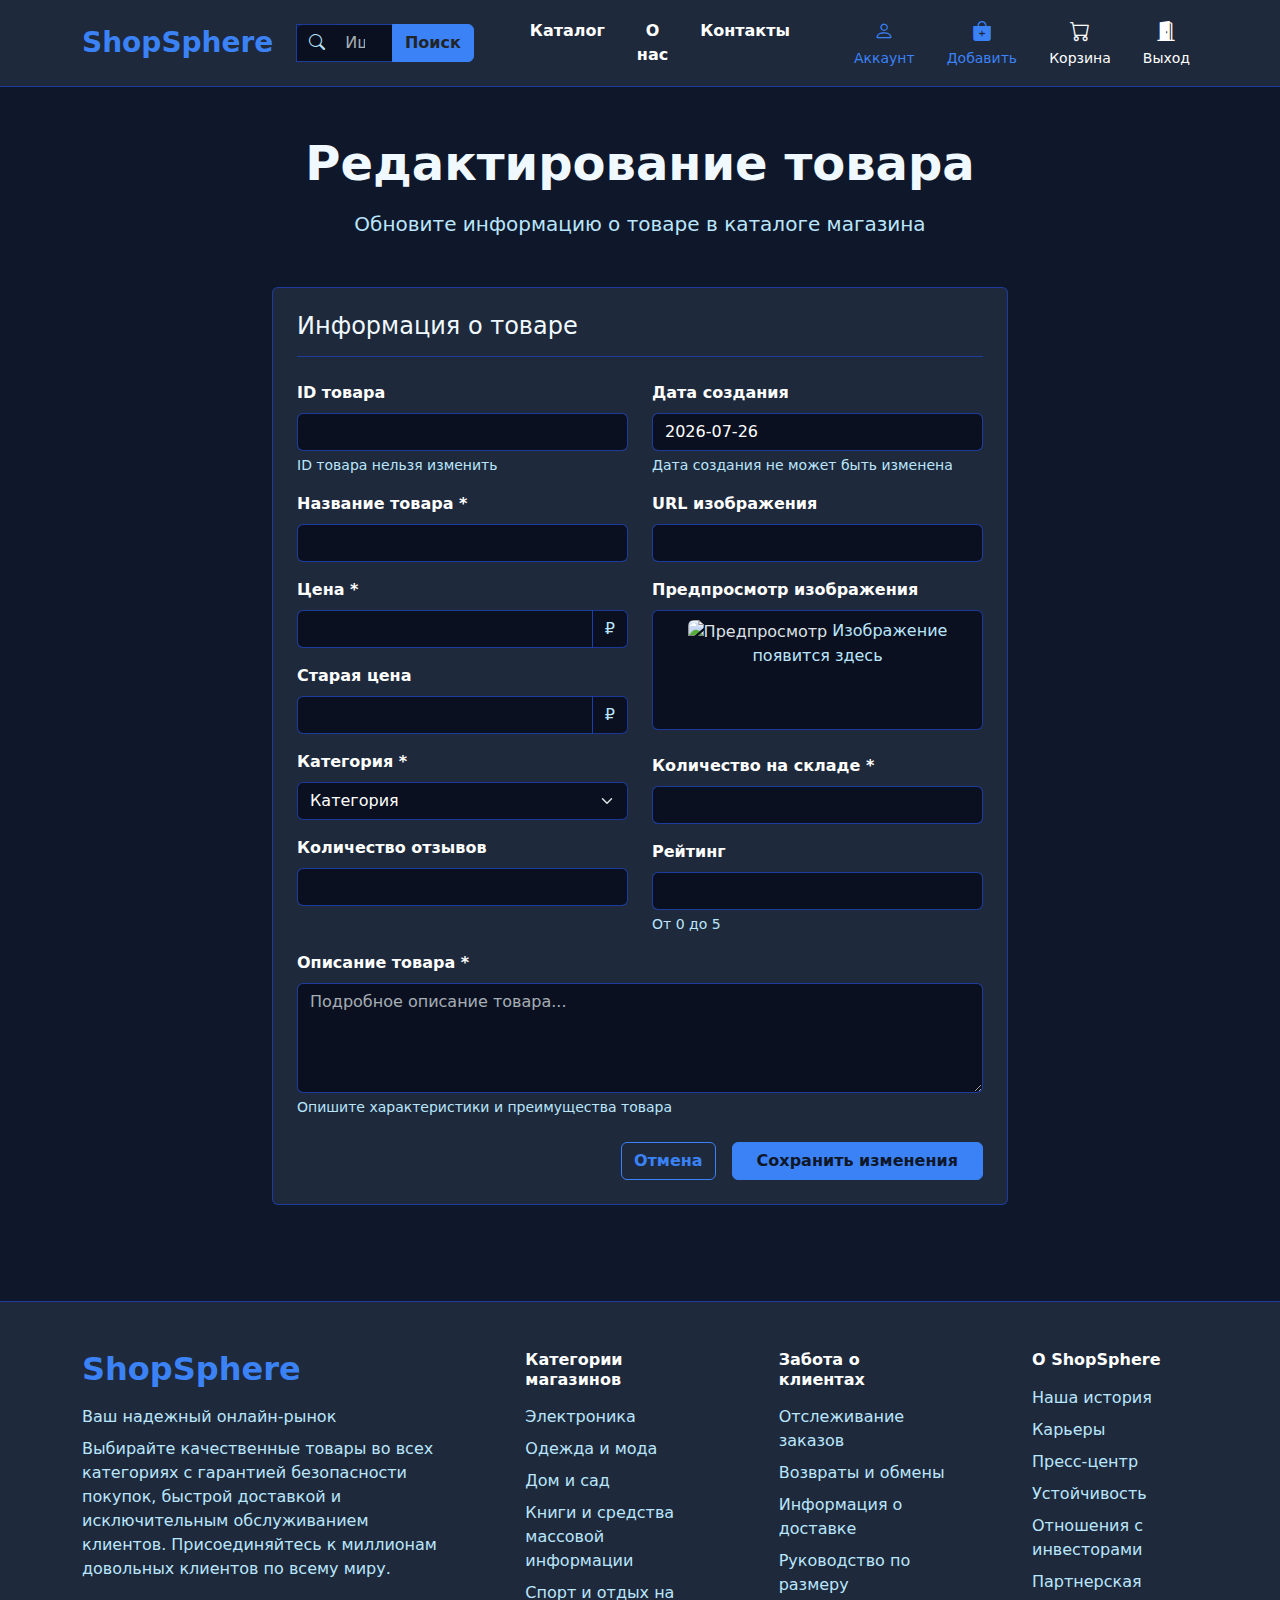
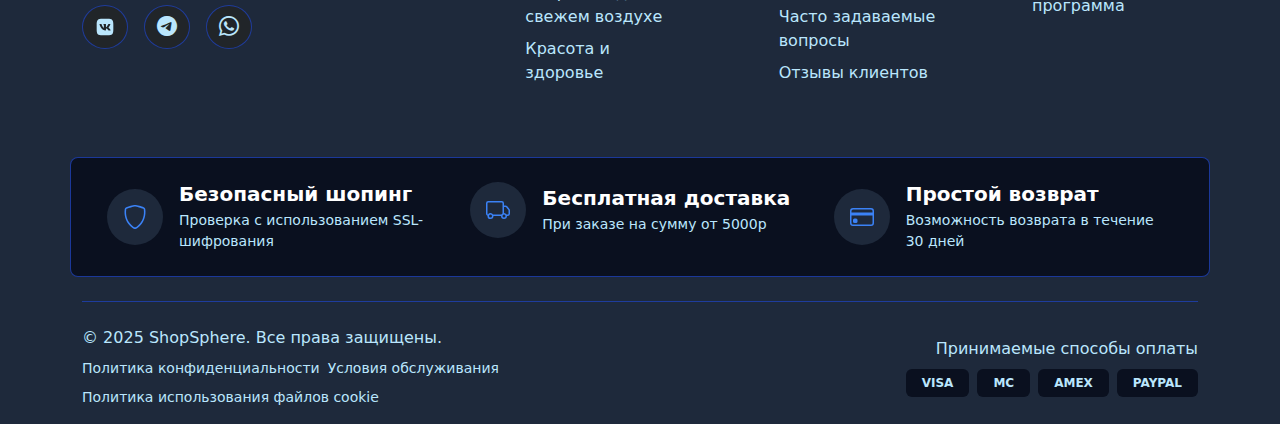
<file: src/main/resources/templates/edit-product.html>
<!DOCTYPE html>
<html lang="ru"  data-bs-theme="dark" xmlns:th="http://www.thymeleaf.org" xmlns:sec="http://www.thymeleaf.org/extras/spring-security">
<head>
    <meta charset="UTF-8">
    <meta name="viewport" content="width=device-width, initial-scale=1.0">
    <title>ShopSphere - Редактирование товаров</title>
    <link href="https://cdn.jsdelivr.net/npm/bootstrap@5.3.2/dist/css/bootstrap.min.css" rel="stylesheet">

    <link rel="stylesheet" href="https://cdn.jsdelivr.net/npm/bootstrap-icons@1.11.1/font/bootstrap-icons.css">

    <link rel="stylesheet" href="../static/style.css">
</head>
<body>
<header class="sticky-top">
    <nav class="navbar navbar-expand-lg navbar-dark bg-second border-bottom border-primary">
        <div class="container">
            <a class="navbar-brand fw-bold fs-3 text-accent me-4" href="/">ShopSphere</a>

            <button class="navbar-toggler" type="button" data-bs-toggle="collapse" data-bs-target="#navbarContent">
                <span class="navbar-toggler-icon"></span>
            </button>

            <div class="collapse navbar-collapse gap-5" id="navbarContent">
                <form class="d-flex me-auto my-2 my-lg-0 position-relative" role="search" th:action="@{/catalog}" method="get">
                    <div class="input-group">
                            <span class="input-group-text bg-dark border-primary text-second position-absolute start-0 z-1 border-top border-0">
                                <i class="bi bi-search"></i>
                            </span>
                        <input class="text-second form-control ps-5 bg-dark border-primary z-0"
                               type="search"
                               name="name"
                               th:value="${currentName}"
                               placeholder="Ищите товары...">
                        <button class="btn btn-accent text-dark fw-semibold" type="submit">Поиск</button>
                    </div>
                </form>

                <ul class="navbar-nav gap-3">
                    <li class="nav-item">
                        <a class="nav-link text-center text-white fw-semibold" href="catalog">Каталог</a>
                    </li>
                    <li class="nav-item">
                        <a class="nav-link text-center text-white fw-semibold" href="about">О нас</a>
                    </li>
                    <li class="nav-item">
                        <a class="nav-link text-center text-white fw-semibold" href="contact">Контакты</a>
                    </li>
                </ul>

                <ul class="navbar-nav gap-3">
                    <li class="nav-item" sec:authorize="!isAuthenticated()">
                        <a class="nav-link text-center text-white active" href="login">
                            <i class="bi bi-person d-block fs-5"></i>
                            <small>Аккаунт</small>
                        </a>
                    </li>
                    <li class="nav-item" sec:authorize="hasRole('ADMIN')">
                        <a class="nav-link text-center text-white active" href="add-product">
                            <i class="bi bi-bag-plus-fill d-block fs-5"></i>
                            <small>Добавить</small>
                        </a>
                    </li>
                    <li class="nav-item" sec:authorize="isAuthenticated()">
                        <a class="nav-link text-center text-white" href="cart" >
                            <i class="bi bi-cart d-block fs-5"></i>
                            <small>Корзина</small>
                        </a>
                    </li>
                    <li class="nav-item" sec:authorize="isAuthenticated()">
                        <a class="nav-link text-center text-white" href="logout">
                            <i class="bi bi-door-open-fill d-block fs-5"></i>
                            <small>Выход</small>
                        </a>
                    </li>
                </ul>
            </div>
        </div>
    </nav>
</header>
<main class="min-vh-100 bg-prim">
    <div class="container py-5">
        <section class="text-center mb-5">
            <h1 class="display-5 fw-bold text-primary mb-3">Редактирование товара</h1>
            <p class="lead text-second">Обновите информацию о товаре в каталоге магазина</p>
        </section>

        <div class="row justify-content-center">
            <div class="col-lg-8 col-md-10">
                <section class="card bg-second border-primary">
                    <div class="card-body p-4">
                        <h2 class="card-title h4 text-primary mb-4 pb-3 border-bottom border-primary">Информация о товаре</h2>

                        <form class="product-form" method="post" th:action="@{/edit-product?id={id}(id=${product.id})}" th:object="${product}">                            <div class="row">
                                <div class="col-md-6">
                                    <!-- ID товара (только чтение) -->
                                    <div class="mb-3">
                                        <label for="id" class="form-label text-white fw-semibold">ID товара</label>
                                        <input type="text" class="form-control bg-dark border-primary text-white"
                                               id="id" th:field="*{id}" readonly>
                                        <div class="form-text text-second">
                                            ID товара нельзя изменить
                                        </div>
                                    </div>

                                    <div class="mb-3">
                                        <label for="name" class="form-label text-white fw-semibold">Название товара *</label>
                                        <input type="text" class="form-control bg-dark border-primary text-white"
                                               id="name" name="name" th:field="*{name}" required>
                                    </div>

                                    <div class="mb-3">
                                        <label for="price" class="form-label text-white fw-semibold">Цена *</label>
                                        <div class="input-group">
                                            <input type="number" class="form-control bg-dark border-primary text-white"
                                                   id="price" name="price" th:field="*{price}" step="0.01" min="0" required>
                                            <span class="input-group-text bg-dark border-primary text-second">₽</span>
                                        </div>
                                    </div>

                                    <div class="mb-3">
                                        <label for="oldPrice" class="form-label text-white fw-semibold">Старая цена</label>
                                        <div class="input-group">
                                            <input type="number" class="form-control bg-dark border-primary text-white"
                                                   id="oldPrice" name="oldPrice" th:field="*{oldPrice}" step="0.01" min="0">
                                            <span class="input-group-text bg-dark border-primary text-second">₽</span>
                                        </div>
                                    </div>

                                    <div class="mb-3">
                                        <label for="category" class="form-label text-white fw-semibold">Категория *</label>
                                        <select class="form-select bg-dark border-primary text-white"
                                                id="category" name="category" th:field="*{category.id}" required>
                                            <option value="" disabled>Выберите категорию</option>
                                            <option th:each="category : ${productCategories}"
                                                    th:text="${category.name}"
                                                    th:value="${category.id}">Категория</option>
                                        </select>
                                    </div>
                                    <div class="mb-3">
                                        <label for="countReviews" class="form-label text-white fw-semibold">Количество отзывов</label>
                                        <input type="number" class="form-control bg-dark border-primary text-white"
                                               id="countReviews" name="countReviews" th:field="*{countReviews}" min="0">
                                    </div>
                                </div>

                                <div class="col-md-6">
                                    <div class="mb-3">
                                        <label for="createdAt" class="form-label text-white fw-semibold">Дата создания</label>
                                        <input type="text" class="form-control bg-dark border-primary text-white"
                                               id="createdAt" th:value="${#temporals.format(product.createdAt, 'dd.MM.yyyy HH:mm')}" readonly>
                                        <div class="form-text text-second">
                                            Дата создания не может быть изменена
                                        </div>
                                    </div>

                                    <div class="mb-3">
                                        <label for="imageUrl" class="form-label text-white fw-semibold">URL изображения</label>
                                        <input type="url" class="form-control bg-dark border-primary text-white"
                                               id="imageUrl" name="imageUrl" th:field="*{imageUrl}">
                                    </div>

                                    <div class="mb-4">
                                        <label class="form-label text-white fw-semibold">Предпросмотр изображения</label>
                                        <div class="border border-primary rounded bg-dark p-2 text-center" style="min-height: 120px;">
                                            <img id="imagePreview" th:src="${product.imageUrl}" alt="Предпросмотр"
                                                 class="img-fluid rounded" th:classappend="${product.imageUrl} ? '' : 'd-none'" style="max-height: 100px;">
                                            <span class="text-second" id="previewText" th:classappend="${product.imageUrl} ? 'd-none' : ''">Изображение появится здесь</span>
                                        </div>
                                    </div>

                                    <div class="mb-3">
                                        <label for="stock" class="form-label text-white fw-semibold">Количество на складе *</label>
                                        <input type="number" class="form-control bg-dark border-primary text-white"
                                               id="stock" name="stock" th:field="*{stock}" min="0" required>
                                    </div>
                                    <div class="mb-3">
                                        <label for="reviews" class="form-label text-white fw-semibold">Рейтинг</label>
                                        <input type="number" class="form-control bg-dark border-primary text-white"
                                               id="reviews" name="reviews" th:field="*{reviews}" min="0" max="5" step="0.1">
                                        <div class="form-text text-second">
                                            От 0 до 5
                                        </div>
                                    </div>
                                </div>
                            </div>

                            <div class="mb-4">
                                <label for="description" class="form-label text-white fw-semibold">Описание товара *</label>
                                <textarea class="form-control bg-dark border-primary text-white"
                                          id="description" name="description" rows="4"
                                          placeholder="Подробное описание товара..." th:field="*{description}" required></textarea>
                                <div class="form-text text-second">
                                    Опишите характеристики и преимущества товара
                                </div>
                            </div>

                            <div class="d-flex gap-3 justify-content-end">
                                <a th:href="@{/catalog}" class="btn btn-outline-primary fw-semibold">
                                    Отмена
                                </a>
                                <button type="submit" class="btn btn-accent fw-semibold px-4">
                                    Сохранить изменения
                                </button>
                            </div>
                        </form>
                    </div>
                </section>
            </div>
        </div>
    </div>
</main>
<footer class="bg-second border-top border-primary mt-5 pb-3    ">
    <div class="container">
        <div class="row py-5 d-flex justify-content-between">
            <div class="col-lg-4 mb-4">
                <section class="footer-company">
                    <h3 class="footer-logo fw-bold text-accent fs-2 mb-3">ShopSphere</h3>
                    <p class="text-second mb-2">Ваш надежный онлайн-рынок</p>
                    <p class="footer-description text-second mb-4">
                        Выбирайте качественные товары во всех категориях с гарантией безопасности покупок,
                        быстрой доставкой и исключительным обслуживанием клиентов. Присоединяйтесь к миллионам
                        довольных клиентов по всему миру.
                    </p>
                    <div class="footer-social d-flex gap-3">
                        <button class="text-second footer-social-button btn btn-dark border-primary rounded-circle d-flex align-items-center justify-content-center">
                            <svg xmlns="http://www.w3.org/2000/svg" fill="currentColor" width="20" height="20" viewBox="0 0 24 24">
                                <path d="M15.07294,2H8.9375C3.33331,2,2,3.33331,2,8.92706V15.0625C2,20.66663,3.32294,22,8.92706,22H15.0625C20.66669,22,22,20.67706,22,15.07288V8.9375C22,3.33331,20.67706,2,15.07294,2Zm3.07287,14.27081H16.6875c-.55206,0-.71875-.44793-1.70831-1.4375-.86463-.83331-1.22919-.9375-1.44794-.9375-.30206,0-.38544.08332-.38544.5v1.3125c0,.35419-.11456.5625-1.04162.5625a5.69214,5.69214,0,0,1-4.44794-2.66668A11.62611,11.62611,0,0,1,5.35419,8.77081c0-.21875.08331-.41668.5-.41668H7.3125c.375,0,.51044.16668.65625.55212.70831,2.08331,1.91669,3.89581,2.40625,3.89581.1875,0,.27081-.08331.27081-.55206V10.10413c-.0625-.97913-.58331-1.0625-.58331-1.41663a.36008.36008,0,0,1,.375-.33337h2.29169c.3125,0,.41662.15625.41662.53125v2.89587c0,.3125.13544.41663.22919.41663.1875,0,.33331-.10413.67706-.44788a11.99877,11.99877,0,0,0,1.79169-2.97919.62818.62818,0,0,1,.63544-.41668H17.9375c.4375,0,.53125.21875.4375.53125A18.20507,18.20507,0,0,1,16.41669,12.25c-.15625.23956-.21875.36456,0,.64581.14581.21875.65625.64582,1,1.05207a6.48553,6.48553,0,0,1,1.22912,1.70837C18.77081,16.0625,18.5625,16.27081,18.14581,16.27081Z"/>
                            </svg>
                        </button>
                        <button class="text-second footer-social-button btn btn-dark border-primary rounded-circle d-flex align-items-center justify-content-center"
                                style="font-size: 20px;">
                            <i class="bi bi-telegram"></i>
                        </button>
                        <button class="text-second footer-social-button btn btn-dark border-primary rounded-circle d-flex align-items-center justify-content-center"
                                style="font-size: 20px;">
                            <i class="bi bi-whatsapp"></i>
                        </button>
                    </div>
                </section>
            </div>

            <div class="col-lg-2 col-md-4 mb-4">
                <nav class="footer-link-group">
                    <h4 class="text-white fw-bold fs-6 mb-3">Категории магазинов</h4>
                    <div class="d-flex flex-column gap-2">
                        <a href="#" class="link text-second text-decoration-none">Электроника</a>
                        <a href="#" class="link text-second text-decoration-none">Одежда и мода</a>
                        <a href="#" class="link text-second text-decoration-none">Дом и сад</a>
                        <a href="#" class="link text-second text-decoration-none">Книги и средства массовой информации</a>
                        <a href="#" class="link text-second text-decoration-none">Спорт и отдых на свежем воздухе</a>
                        <a href="#" class="link text-second text-decoration-none">Красота и здоровье</a>
                    </div>
                </nav>
            </div>

            <div class="col-lg-2 col-md-4 mb-4">
                <nav class="footer-link-group">
                    <h4 class="text-white fw-bold fs-6 mb-3">Забота о клиентах</h4>
                    <div class="d-flex flex-column gap-2">
                        <a href="#" class="link text-second text-decoration-none">Отслеживание заказов</a>
                        <a href="#" class="link text-second text-decoration-none">Возвраты и обмены</a>
                        <a href="#" class="link text-second text-decoration-none">Информация о доставке</a>
                        <a href="#" class="link text-second text-decoration-none">Руководство по размеру</a>
                        <a href="#" class="link text-second text-decoration-none">Часто задаваемые вопросы</a>
                        <a href="#" class="link text-second text-decoration-none">Отзывы клиентов</a>
                    </div>
                </nav>
            </div>

            <div class="col-lg-2 col-md-4 mb-4">
                <nav class="footer-link-group">
                    <h4 class="text-white fw-bold fs-6 mb-3">О ShopSphere</h4>
                    <div class="d-flex flex-column gap-2">
                        <a href="#" class="link text-second text-decoration-none">Наша история</a>
                        <a href="#" class="link text-second text-decoration-none">Карьеры</a>
                        <a href="#" class="link text-second text-decoration-none">Пресс-центр</a>
                        <a href="#" class="link text-second text-decoration-none">Устойчивость</a>
                        <a href="#" class="link text-second text-decoration-none">Отношения с инвесторами</a>
                        <a href="#" class="link text-second text-decoration-none">Партнерская программа</a>
                    </div>
                </nav>
            </div>
        </div>

        <div class="footer-trust row bg-dark border border-primary rounded-3 p-4 mb-4">
            <div class="col-md-4 mb-3 mb-md-0">
                <div class="footer-trust-item d-flex align-items-center">
                    <div class="footer-trust-icon bg-second rounded-circle p-3 me-3">
                        <svg xmlns="http://www.w3.org/2000/svg" width="24" height="24" fill="currentColor" viewBox="0 0 16 16">
                            <path d="M5.338 1.59a61 61 0 0 0-2.837.856.48.48 0 0 0-.328.39c-.554 4.157.726 7.19 2.253 9.188a10.7 10.7 0 0 0 2.287 2.233c.346.244.652.42.893.533q.18.085.293.118a1 1 0 0 0 .101.025 1 1 0 0 0 .1-.025q.114-.034.294-.118c.24-.113.547-.29.893-.533a10.7 10.7 0 0 0 2.287-2.233c1.527-1.997 2.807-5.031 2.253-9.188a.48.48 0 0 0-.328-.39c-.651-.213-1.75-.56-2.837-.855C9.552 1.29 8.531 1.067 8 1.067c-.53 0-1.552.223-2.662.524zM5.072.56C6.157.265 7.31 0 8 0s1.843.265 2.928.56c1.11.3 2.229.655 2.887.87a1.54 1.54 0 0 1 1.044 1.262c.596 4.477-.787 7.795-2.465 9.99a11.8 11.8 0 0 1-2.517 2.453 7 7 0 0 1-1.048.625c-.28.132-.581.24-.829.24s-.548-.108-.829-.24a7 7 0 0 1-1.048-.625 11.8 11.8 0 0 1-2.517-2.453C1.928 10.487.545 7.169 1.141 2.692A1.54 1.54 0 0 1 2.185 1.43 63 63 0 0 1 5.072.56"/>
                        </svg>
                    </div>
                    <div>
                        <h5 class="text-white fw-semibold mb-1">Безопасный шопинг</h5>
                        <p class="text-second mb-0 small">Проверка с использованием SSL-шифрования</p>
                    </div>
                </div>
            </div>

            <div class="col-md-4 mb-3 mb-md-0">
                <div class="footer-trust-item d-flex align-items-center">
                    <div class="footer-trust-icon bg-second rounded-circle p-3 me-3">
                        <svg xmlns="http://www.w3.org/2000/svg" width="24" height="24" fill="currentColor" viewBox="0 0 16 16">
                            <path d="M0 3.5A1.5 1.5 0 0 1 1.5 2h9A1.5 1.5 0 0 1 12 3.5V5h1.02a1.5 1.5 0 0 1 1.17.563l1.481 1.85a1.5 1.5 0 0 1 .329.938V10.5a1.5 1.5 0 0 1-1.5 1.5H14a2 2 0 1 1-4 0H5a2 2 0 1 1-3.998-.085A1.5 1.5 0 0 1 0 10.5zm1.294 7.456A2 2 0 0 1 4.732 11h5.536a2 2 0 0 1 .732-.732V3.5a.5.5 0 0 0-.5-.5h-9a.5.5 0 0 0-.5.5v7a.5.5 0 0 0 .294.456M12 10a2 2 0 0 1 1.732 1h.768a.5.5 0 0 0 .5-.5V8.35a.5.5 0 0 0-.11-.312l-1.48-1.85A.5.5 0 0 0 13.02 6H12zm-9 1a1 1 0 1 0 0 2 1 1 0 0 0 0-2m9 0a1 1 0 1 0 0 2 1 1 0 0 0 0-2"/>
                        </svg>
                    </div>
                    <div>
                        <h5 class="text-white fw-semibold mb-1">Бесплатная доставка</h5>
                        <p class="text-second mb-0 small">При заказе на сумму от 5000р</p>
                    </div>
                </div>
            </div>

            <div class="col-md-4">
                <div class="footer-trust-item d-flex align-items-center">
                    <div class="footer-trust-icon bg-second rounded-circle p-3 me-3">
                        <svg xmlns="http://www.w3.org/2000/svg" width="24" height="24" fill="currentColor" viewBox="0 0 16 16">
                            <path d="M0 4a2 2 0 0 1 2-2h12a2 2 0 0 1 2 2v8a2 2 0 0 1-2 2H2a2 2 0 0 1-2-2zm2-1a1 1 0 0 0-1 1v1h14V4a1 1 0 0 0-1-1zm13 4H1v5a1 1 0 0 0 1 1h12a1 1 0 0 0 1-1z"/>
                            <path d="M2 10a1 1 0 0 1 1-1h1a1 1 0 0 1 1 1v1a1 1 0 0 1-1 1H3a1 1 0 0 1-1-1z"/>
                        </svg>
                    </div>
                    <div>
                        <h5 class="text-white fw-semibold mb-1">Простой возврат</h5>
                        <p class="text-second mb-0 small">Возможность возврата в течение 30 дней</p>
                    </div>
                </div>
            </div>
        </div>

        <div class="footer-bottom border-top border-primary pt-4">
            <div class="row align-items-center">
                <div class="col-md-6 mb-3 mb-md-0">
                    <p class="text-second mb-2">© 2025 ShopSphere. Все права защищены.</p>
                    <div class="d-flex flex-wrap gap-2">
                        <a href="#" class="link text-second text-decoration-none small">Политика конфиденциальности</a>
                        <a href="#" class="link text-second text-decoration-none small">Условия обслуживания</a>
                        <a href="#" class="link text-second text-decoration-none small">Политика использования файлов cookie</a>
                    </div>
                </div>
                <div class="col-md-6 text-md-end">
                    <p class="text-second mb-2">Принимаемые способы оплаты</p>
                    <div class="payment-methods d-flex gap-2 justify-content-md-end flex-wrap">
                        <span class="badge bg-dark text-second px-3 py-2">VISA</span>
                        <span class="badge bg-dark text-second px-3 py-2">MC</span>
                        <span class="badge bg-dark text-second px-3 py-2">AMEX</span>
                        <span class="badge bg-dark text-second px-3 py-2">PAYPAL</span>
                    </div>
                </div>
            </div>
        </div>
    </div>
</footer>
<script src="https://cdn.jsdelivr.net/npm/bootstrap@5.3.2/dist/js/bootstrap.bundle.min.js"></script>
<script src="../static/js/edit-product.js"></script>
</body>
</html>
</file>
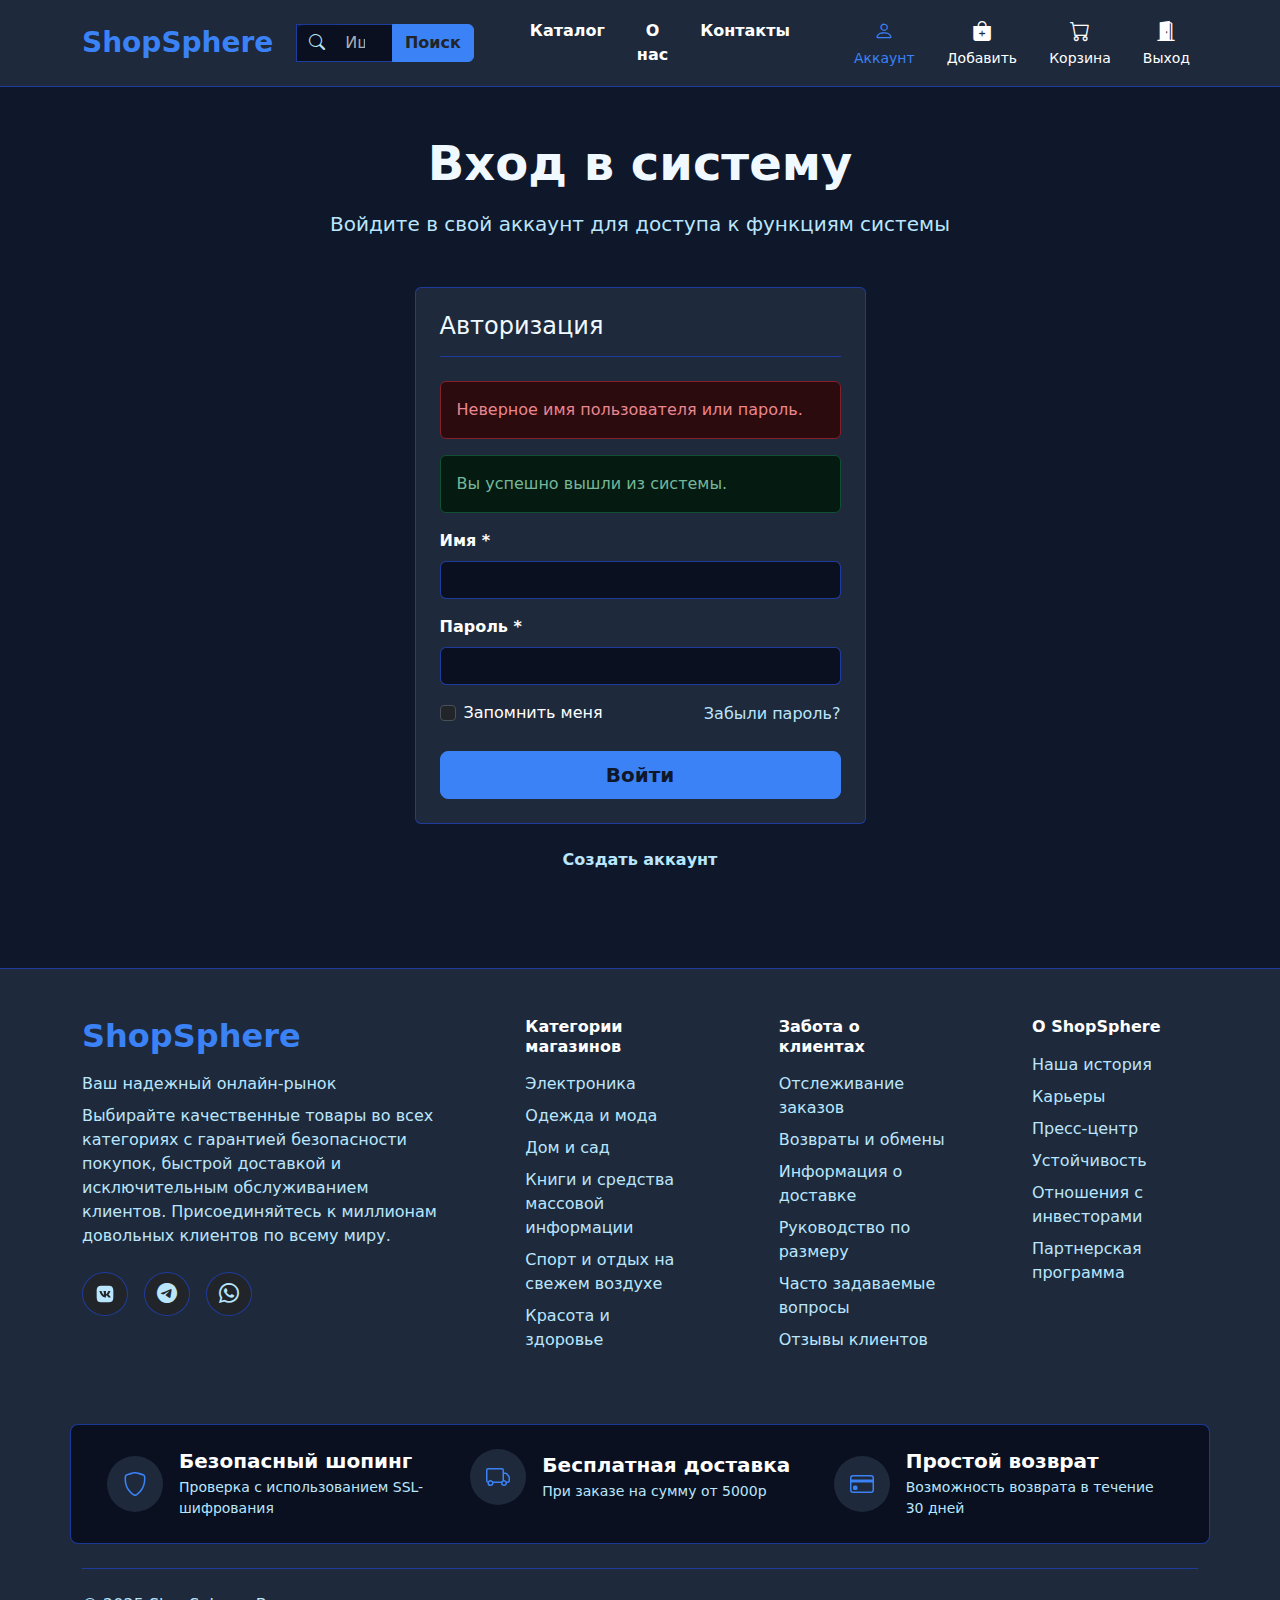
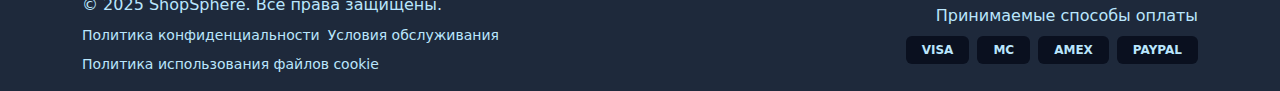
<file: src/main/resources/templates/login.html>
<!DOCTYPE html>
<html lang="ru"  data-bs-theme="dark" xmlns:th="http://www.thymeleaf.org" xmlns:sec="http://www.thymeleaf.org/extras/spring-security">
<head>
    <meta charset="UTF-8">
    <meta name="viewport" content="width=device-width, initial-scale=1.0">
    <title>ShopSphere - Авторизация</title>
    <link href="https://cdn.jsdelivr.net/npm/bootstrap@5.3.2/dist/css/bootstrap.min.css" rel="stylesheet">

    <link rel="stylesheet" href="https://cdn.jsdelivr.net/npm/bootstrap-icons@1.11.1/font/bootstrap-icons.css">

    <link rel="stylesheet" href="../static/style.css">
</head>
<body>
    <header class="sticky-top">
        <nav class="navbar navbar-expand-lg navbar-dark bg-second border-bottom border-primary">
            <div class="container">
                <a class="navbar-brand fw-bold fs-3 text-accent me-4" href="/">ShopSphere</a>

                <button class="navbar-toggler" type="button" data-bs-toggle="collapse" data-bs-target="#navbarContent">
                    <span class="navbar-toggler-icon"></span>
                </button>

                <div class="collapse navbar-collapse gap-5" id="navbarContent">
                    <form class="d-flex me-auto my-2 my-lg-0 position-relative" role="search" th:action="@{/catalog}" method="get">
                        <div class="input-group">
                            <span class="input-group-text bg-dark border-primary text-second position-absolute start-0 z-1 border-top border-0">
                                <i class="bi bi-search"></i>
                            </span>
                            <input class="text-second form-control ps-5 bg-dark border-primary z-0"
                                   type="search"
                                   name="name"
                                   th:value="${currentName}"
                                   placeholder="Ищите товары...">
                            <button class="btn btn-accent text-dark fw-semibold" type="submit">Поиск</button>
                        </div>
                    </form>

                    <ul class="navbar-nav gap-3">
                        <li class="nav-item">
                            <a class="nav-link text-center text-white fw-semibold" href="catalog">Каталог</a>
                        </li>
                        <li class="nav-item">
                            <a class="nav-link text-center text-white fw-semibold" href="about">О нас</a>
                        </li>
                        <li class="nav-item">
                            <a class="nav-link text-center text-white fw-semibold" href="contact">Контакты</a>
                        </li>
                    </ul>

                    <ul class="navbar-nav gap-3">
                        <li class="nav-item" sec:authorize="!isAuthenticated()">
                            <a class="nav-link text-center text-white active" href="login">
                                <i class="bi bi-person d-block fs-5"></i>
                                <small>Аккаунт</small>
                            </a>
                        </li>
                        <li class="nav-item" sec:authorize="hasRole('ADMIN')">
                            <a class="nav-link text-center text-white" href="add-product">
                                <i class="bi bi-bag-plus-fill d-block fs-5"></i>
                                <small>Добавить</small>
                            </a>
                        </li>
                        <li class="nav-item" sec:authorize="isAuthenticated()">
                            <a class="nav-link text-center text-white" href="cart">
                                <i class="bi bi-cart d-block fs-5"></i>
                                <small>Корзина</small>
                            </a>
                        </li>
                        <li class="nav-item" sec:authorize="isAuthenticated()">
                            <a class="nav-link text-center text-white" href="logout">
                                <i class="bi bi-door-open-fill d-block fs-5"></i>
                                <small>Выход</small>
                            </a>
                        </li>
                    </ul>
                </div>
            </div>
        </nav>
    </header>

    <main class="bg-prim">
        <div class="container py-5">
            <section class="text-center mb-5">
                <h1 class="display-5 fw-bold text-primary mb-3">Вход в систему</h1>
                <p class="lead text-second">Войдите в свой аккаунт для доступа к функциям системы</p>
            </section>

            <div class="row justify-content-center">
                <div class="col-lg-5 col-md-6">
                    <section class="card bg-second border-primary mb-4">
                        <div class="card-body p-4">
                            <h2 class="card-title h4 text-primary mb-4 pb-3 border-bottom border-primary">Авторизация</h2>
                            <div th:if="${param.error}" class="alert alert-danger" role="alert">
                                Неверное имя пользователя или пароль.
                            </div>
                            <div th:if="${param.logout}" class="alert alert-success" role="alert">
                                Вы успешно вышли из системы.
                            </div>
                            <form class="auth-form" th:action="@{/perform_login}" method="post">
                                <div class="mb-3">
                                    <label for="username" class="form-label text-white fw-semibold">Имя *</label>
                                    <input type="text" class="form-control bg-dark border-primary text-white" id="username" name="username" required>
                                </div>

                                <div class="mb-3">
                                    <label for="password" class="form-label text-white fw-semibold">Пароль *</label>
                                    <input type="password" class="form-control bg-dark border-primary text-white" id="password" name="password" required>
                                </div>

                                <div class="d-flex justify-content-between align-items-center mb-4">
                                    <div class="form-check">
                                        <input class="form-check-input" type="checkbox" id="rememberme" name="remember-me">
                                        <label class="form-check-label text-white" for="rememberme">
                                            Запомнить меня
                                        </label>
                                    </div>
                                    <a class="link text-second text-decoration-none" href="#">
                                        Забыли пароль?
                                    </a>
                                </div>

                                <button type="submit" class="btn btn-accent btn-lg w-100 fw-semibold">Войти</button>
                            </form>
                        </div>
                    </section>

                    <div class="text-center">
                        <a class="link text-second text-decoration-none fw-semibold" href="registration">
                            Создать аккаунт
                        </a>
                    </div>
                </div>
            </div>
        </div>
    </main>
    <footer class="bg-second border-top border-primary mt-5 pb-3    ">
        <div class="container">
            <div class="row py-5 d-flex justify-content-between">
                <div class="col-lg-4 mb-4">
                    <section class="footer-company">
                        <h3 class="footer-logo fw-bold text-accent fs-2 mb-3">ShopSphere</h3>
                        <p class="text-second mb-2">Ваш надежный онлайн-рынок</p>
                        <p class="footer-description text-second mb-4">
                            Выбирайте качественные товары во всех категориях с гарантией безопасности покупок,
                            быстрой доставкой и исключительным обслуживанием клиентов. Присоединяйтесь к миллионам
                            довольных клиентов по всему миру.
                        </p>
                        <div class="footer-social d-flex gap-3">
                            <button class="text-second footer-social-button btn btn-dark border-primary rounded-circle d-flex align-items-center justify-content-center">
                                <svg xmlns="http://www.w3.org/2000/svg" fill="currentColor" width="20" height="20" viewBox="0 0 24 24">
                                    <path d="M15.07294,2H8.9375C3.33331,2,2,3.33331,2,8.92706V15.0625C2,20.66663,3.32294,22,8.92706,22H15.0625C20.66669,22,22,20.67706,22,15.07288V8.9375C22,3.33331,20.67706,2,15.07294,2Zm3.07287,14.27081H16.6875c-.55206,0-.71875-.44793-1.70831-1.4375-.86463-.83331-1.22919-.9375-1.44794-.9375-.30206,0-.38544.08332-.38544.5v1.3125c0,.35419-.11456.5625-1.04162.5625a5.69214,5.69214,0,0,1-4.44794-2.66668A11.62611,11.62611,0,0,1,5.35419,8.77081c0-.21875.08331-.41668.5-.41668H7.3125c.375,0,.51044.16668.65625.55212.70831,2.08331,1.91669,3.89581,2.40625,3.89581.1875,0,.27081-.08331.27081-.55206V10.10413c-.0625-.97913-.58331-1.0625-.58331-1.41663a.36008.36008,0,0,1,.375-.33337h2.29169c.3125,0,.41662.15625.41662.53125v2.89587c0,.3125.13544.41663.22919.41663.1875,0,.33331-.10413.67706-.44788a11.99877,11.99877,0,0,0,1.79169-2.97919.62818.62818,0,0,1,.63544-.41668H17.9375c.4375,0,.53125.21875.4375.53125A18.20507,18.20507,0,0,1,16.41669,12.25c-.15625.23956-.21875.36456,0,.64581.14581.21875.65625.64582,1,1.05207a6.48553,6.48553,0,0,1,1.22912,1.70837C18.77081,16.0625,18.5625,16.27081,18.14581,16.27081Z"/>
                                </svg>
                            </button>
                            <button class="text-second footer-social-button btn btn-dark border-primary rounded-circle d-flex align-items-center justify-content-center"
                            style="font-size: 20px;">
                                    <i class="bi bi-telegram"></i>
                            </button>
                            <button class="text-second footer-social-button btn btn-dark border-primary rounded-circle d-flex align-items-center justify-content-center"
                            style="font-size: 20px;">
                                    <i class="bi bi-whatsapp"></i>
                            </button>
                        </div>
                    </section>
                </div>

                <div class="col-lg-2 col-md-4 mb-4">
                    <nav class="footer-link-group">
                        <h4 class="text-white fw-bold fs-6 mb-3">Категории магазинов</h4>
                        <div class="d-flex flex-column gap-2">
                            <a href="#" class="link text-second text-decoration-none">Электроника</a>
                            <a href="#" class="link text-second text-decoration-none">Одежда и мода</a>
                            <a href="#" class="link text-second text-decoration-none">Дом и сад</a>
                            <a href="#" class="link text-second text-decoration-none">Книги и средства массовой информации</a>
                            <a href="#" class="link text-second text-decoration-none">Спорт и отдых на свежем воздухе</a>
                            <a href="#" class="link text-second text-decoration-none">Красота и здоровье</a>
                        </div>
                    </nav>
                </div>

                <div class="col-lg-2 col-md-4 mb-4">
                    <nav class="footer-link-group">
                        <h4 class="text-white fw-bold fs-6 mb-3">Забота о клиентах</h4>
                        <div class="d-flex flex-column gap-2">
                            <a href="#" class="link text-second text-decoration-none">Отслеживание заказов</a>
                            <a href="#" class="link text-second text-decoration-none">Возвраты и обмены</a>
                            <a href="#" class="link text-second text-decoration-none">Информация о доставке</a>
                            <a href="#" class="link text-second text-decoration-none">Руководство по размеру</a>
                            <a href="#" class="link text-second text-decoration-none">Часто задаваемые вопросы</a>
                            <a href="#" class="link text-second text-decoration-none">Отзывы клиентов</a>
                        </div>
                    </nav>
                </div>

                <div class="col-lg-2 col-md-4 mb-4">
                    <nav class="footer-link-group">
                        <h4 class="text-white fw-bold fs-6 mb-3">О ShopSphere</h4>
                        <div class="d-flex flex-column gap-2">
                            <a href="#" class="link text-second text-decoration-none">Наша история</a>
                            <a href="#" class="link text-second text-decoration-none">Карьеры</a>
                            <a href="#" class="link text-second text-decoration-none">Пресс-центр</a>
                            <a href="#" class="link text-second text-decoration-none">Устойчивость</a>
                            <a href="#" class="link text-second text-decoration-none">Отношения с инвесторами</a>
                            <a href="#" class="link text-second text-decoration-none">Партнерская программа</a>
                        </div>
                    </nav>
                </div>
            </div>

            <div class="footer-trust row bg-dark border border-primary rounded-3 p-4 mb-4">
                <div class="col-md-4 mb-3 mb-md-0">
                    <div class="footer-trust-item d-flex align-items-center">
                        <div class="footer-trust-icon bg-second rounded-circle p-3 me-3">
                            <svg xmlns="http://www.w3.org/2000/svg" width="24" height="24" fill="currentColor" viewBox="0 0 16 16">
                                <path d="M5.338 1.59a61 61 0 0 0-2.837.856.48.48 0 0 0-.328.39c-.554 4.157.726 7.19 2.253 9.188a10.7 10.7 0 0 0 2.287 2.233c.346.244.652.42.893.533q.18.085.293.118a1 1 0 0 0 .101.025 1 1 0 0 0 .1-.025q.114-.034.294-.118c.24-.113.547-.29.893-.533a10.7 10.7 0 0 0 2.287-2.233c1.527-1.997 2.807-5.031 2.253-9.188a.48.48 0 0 0-.328-.39c-.651-.213-1.75-.56-2.837-.855C9.552 1.29 8.531 1.067 8 1.067c-.53 0-1.552.223-2.662.524zM5.072.56C6.157.265 7.31 0 8 0s1.843.265 2.928.56c1.11.3 2.229.655 2.887.87a1.54 1.54 0 0 1 1.044 1.262c.596 4.477-.787 7.795-2.465 9.99a11.8 11.8 0 0 1-2.517 2.453 7 7 0 0 1-1.048.625c-.28.132-.581.24-.829.24s-.548-.108-.829-.24a7 7 0 0 1-1.048-.625 11.8 11.8 0 0 1-2.517-2.453C1.928 10.487.545 7.169 1.141 2.692A1.54 1.54 0 0 1 2.185 1.43 63 63 0 0 1 5.072.56"/>
                            </svg>
                        </div>
                        <div>
                            <h5 class="text-white fw-semibold mb-1">Безопасный шопинг</h5>
                            <p class="text-second mb-0 small">Проверка с использованием SSL-шифрования</p>
                        </div>
                    </div>
                </div>

                <div class="col-md-4 mb-3 mb-md-0">
                    <div class="footer-trust-item d-flex align-items-center">
                        <div class="footer-trust-icon bg-second rounded-circle p-3 me-3">
                            <svg xmlns="http://www.w3.org/2000/svg" width="24" height="24" fill="currentColor" viewBox="0 0 16 16">
                                <path d="M0 3.5A1.5 1.5 0 0 1 1.5 2h9A1.5 1.5 0 0 1 12 3.5V5h1.02a1.5 1.5 0 0 1 1.17.563l1.481 1.85a1.5 1.5 0 0 1 .329.938V10.5a1.5 1.5 0 0 1-1.5 1.5H14a2 2 0 1 1-4 0H5a2 2 0 1 1-3.998-.085A1.5 1.5 0 0 1 0 10.5zm1.294 7.456A2 2 0 0 1 4.732 11h5.536a2 2 0 0 1 .732-.732V3.5a.5.5 0 0 0-.5-.5h-9a.5.5 0 0 0-.5.5v7a.5.5 0 0 0 .294.456M12 10a2 2 0 0 1 1.732 1h.768a.5.5 0 0 0 .5-.5V8.35a.5.5 0 0 0-.11-.312l-1.48-1.85A.5.5 0 0 0 13.02 6H12zm-9 1a1 1 0 1 0 0 2 1 1 0 0 0 0-2m9 0a1 1 0 1 0 0 2 1 1 0 0 0 0-2"/>
                            </svg>
                        </div>
                        <div>
                            <h5 class="text-white fw-semibold mb-1">Бесплатная доставка</h5>
                            <p class="text-second mb-0 small">При заказе на сумму от 5000р</p>
                        </div>
                    </div>
                </div>

                <div class="col-md-4">
                    <div class="footer-trust-item d-flex align-items-center">
                        <div class="footer-trust-icon bg-second rounded-circle p-3 me-3">
                            <svg xmlns="http://www.w3.org/2000/svg" width="24" height="24" fill="currentColor" viewBox="0 0 16 16">
                                <path d="M0 4a2 2 0 0 1 2-2h12a2 2 0 0 1 2 2v8a2 2 0 0 1-2 2H2a2 2 0 0 1-2-2zm2-1a1 1 0 0 0-1 1v1h14V4a1 1 0 0 0-1-1zm13 4H1v5a1 1 0 0 0 1 1h12a1 1 0 0 0 1-1z"/>
                                <path d="M2 10a1 1 0 0 1 1-1h1a1 1 0 0 1 1 1v1a1 1 0 0 1-1 1H3a1 1 0 0 1-1-1z"/>
                            </svg>
                        </div>
                        <div>
                            <h5 class="text-white fw-semibold mb-1">Простой возврат</h5>
                            <p class="text-second mb-0 small">Возможность возврата в течение 30 дней</p>
                        </div>
                    </div>
                </div>
            </div>

            <div class="footer-bottom border-top border-primary pt-4">
                <div class="row align-items-center">
                    <div class="col-md-6 mb-3 mb-md-0">
                        <p class="text-second mb-2">© 2025 ShopSphere. Все права защищены.</p>
                        <div class="d-flex flex-wrap gap-2">
                            <a href="#" class="link text-second text-decoration-none small">Политика конфиденциальности</a>
                            <a href="#" class="link text-second text-decoration-none small">Условия обслуживания</a>
                            <a href="#" class="link text-second text-decoration-none small">Политика использования файлов cookie</a>
                        </div>
                    </div>
                    <div class="col-md-6 text-md-end">
                        <p class="text-second mb-2">Принимаемые способы оплаты</p>
                        <div class="payment-methods d-flex gap-2 justify-content-md-end flex-wrap">
                            <span class="badge bg-dark text-second px-3 py-2">VISA</span>
                            <span class="badge bg-dark text-second px-3 py-2">MC</span>
                            <span class="badge bg-dark text-second px-3 py-2">AMEX</span>
                            <span class="badge bg-dark text-second px-3 py-2">PAYPAL</span>
                        </div>
                    </div>
                </div>
            </div>
        </div>
    </footer>
    <script src="https://cdn.jsdelivr.net/npm/bootstrap@5.3.2/dist/js/bootstrap.bundle.min.js"></script>
</body>
</html>
</file>
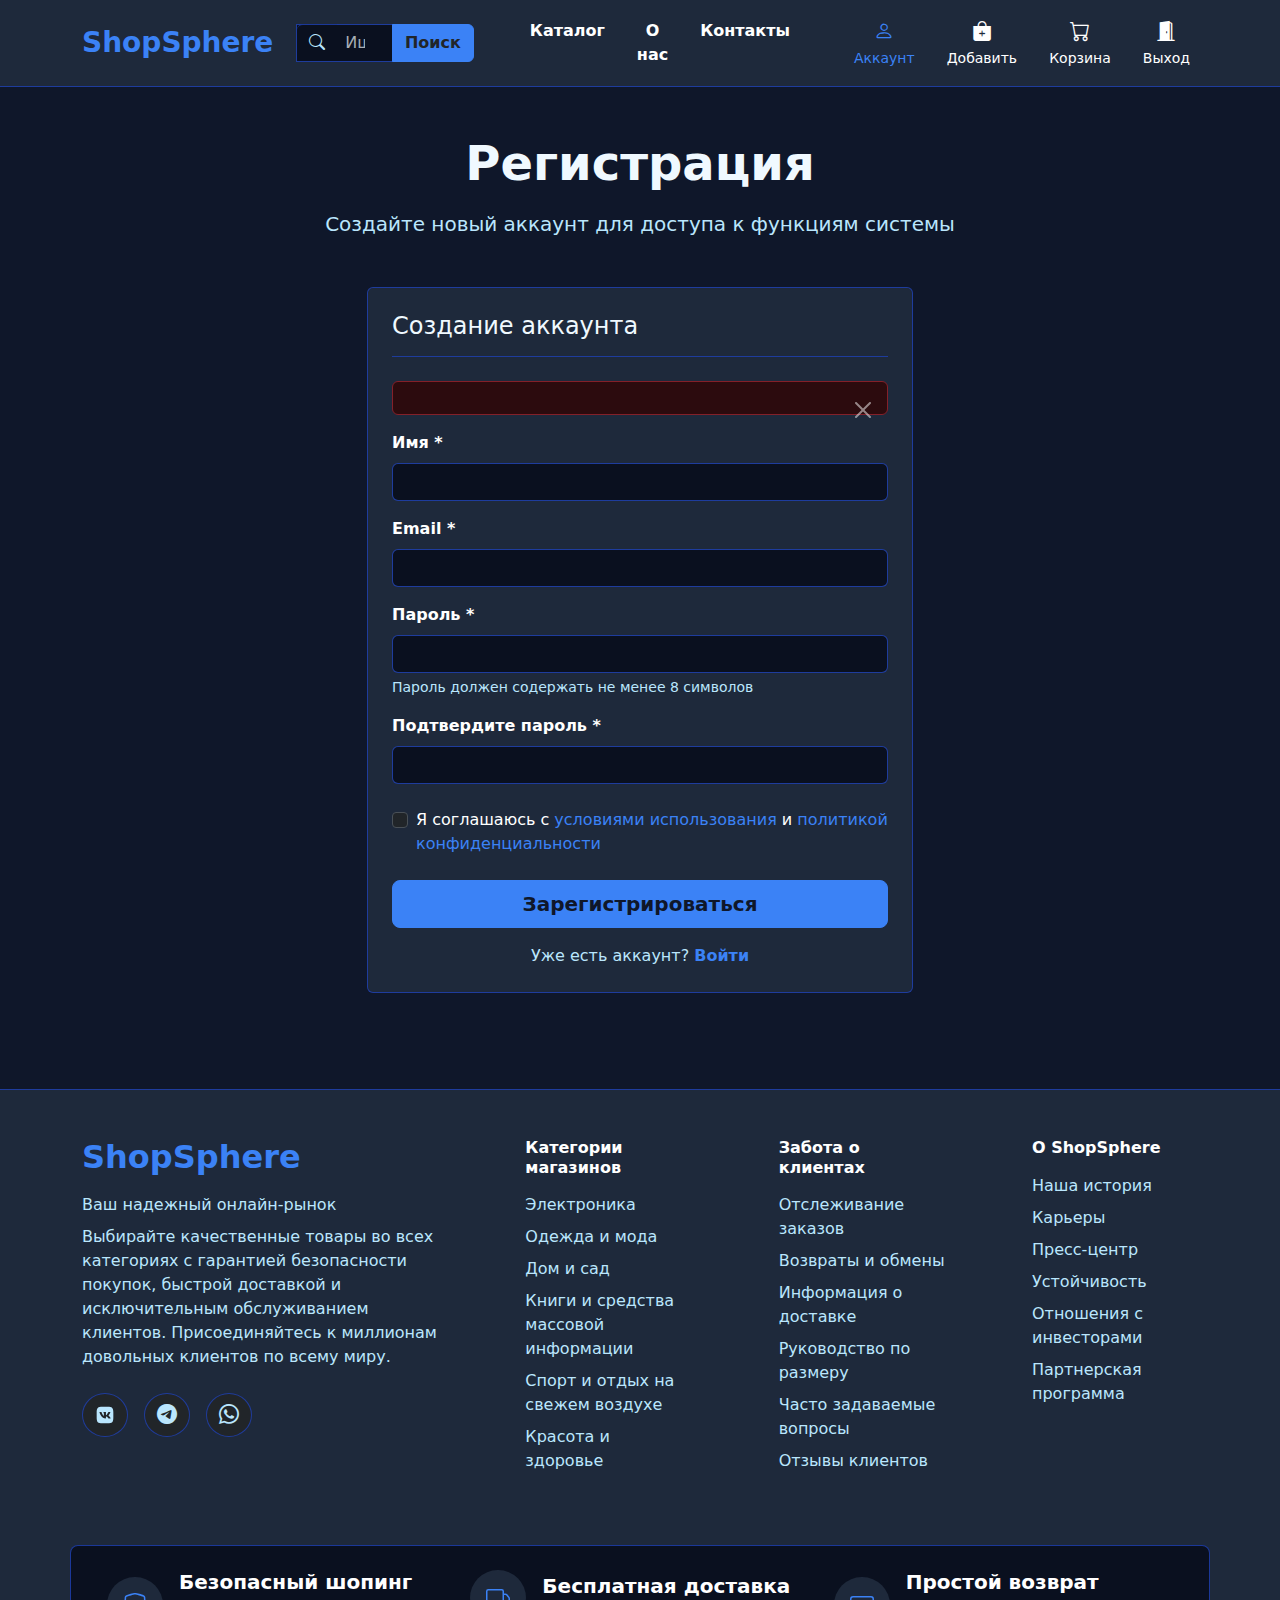
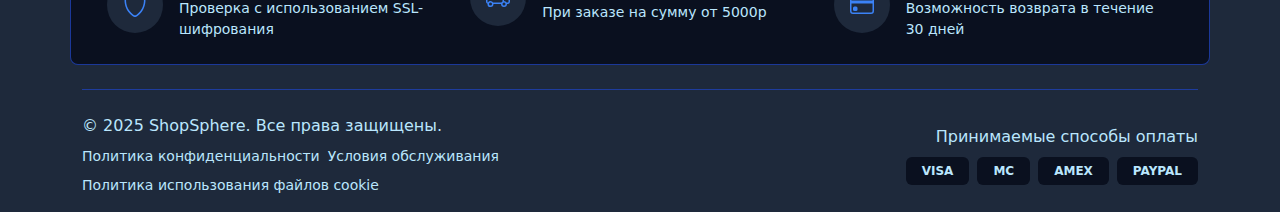
<file: src/main/resources/templates/registration.html>
<!DOCTYPE html>
<html lang="ru"  data-bs-theme="dark" xmlns:th="http://www.thymeleaf.org" xmlns:sec="http://www.thymeleaf.org/extras/spring-security">
<head>
    <meta charset="UTF-8">
    <meta name="viewport" content="width=device-width, initial-scale=1.0">
    <title>ShopSphere - Авторизация</title>
    <link href="https://cdn.jsdelivr.net/npm/bootstrap@5.3.2/dist/css/bootstrap.min.css" rel="stylesheet">
    
    <link rel="stylesheet" href="https://cdn.jsdelivr.net/npm/bootstrap-icons@1.11.1/font/bootstrap-icons.css">
    
    <link rel="stylesheet" href="../static/style.css">
</head>
<body>
    <header class="sticky-top">
        <nav class="navbar navbar-expand-lg navbar-dark bg-second border-bottom border-primary">
            <div class="container">
                <a class="navbar-brand fw-bold fs-3 text-accent me-4" href="/">ShopSphere</a>
                
                <button class="navbar-toggler" type="button" data-bs-toggle="collapse" data-bs-target="#navbarContent">
                    <span class="navbar-toggler-icon"></span>
                </button>
                
                <div class="collapse navbar-collapse gap-5" id="navbarContent">
                    <form class="d-flex me-auto my-2 my-lg-0 position-relative" role="search" th:action="@{/catalog}" method="get">
                        <div class="input-group">
                            <span class="input-group-text bg-dark border-primary text-second position-absolute start-0 z-1 border-top border-0">
                                <i class="bi bi-search"></i>
                            </span>
                            <input class="text-second form-control ps-5 bg-dark border-primary z-0"
                                   type="search"
                                   name="name"
                                   th:value="${currentName}"
                                   placeholder="Ищите товары...">
                            <button class="btn btn-accent text-dark fw-semibold" type="submit">Поиск</button>
                        </div>
                    </form>
                    
                    <ul class="navbar-nav gap-3">
                        <li class="nav-item">
                            <a class="nav-link text-center text-white fw-semibold" href="catalog">Каталог</a>
                        </li>
                        <li class="nav-item">
                            <a class="nav-link text-center text-white fw-semibold" href="about">О нас</a>
                        </li>
                        <li class="nav-item">
                            <a class="nav-link text-center text-white fw-semibold" href="contact">Контакты</a>
                        </li>
                    </ul>

                    <ul class="navbar-nav gap-3">
                        <li class="nav-item" sec:authorize="!isAuthenticated()">
                            <a class="nav-link text-center text-white active" href="login">
                                <i class="bi bi-person d-block fs-5"></i>
                                <small>Аккаунт</small>
                            </a>
                        </li>
                        <li class="nav-item" sec:authorize="hasRole('ADMIN')">
                            <a class="nav-link text-center text-white" href="add-product">
                                <i class="bi bi-bag-plus-fill d-block fs-5"></i>
                                <small>Добавить</small>
                            </a>
                        </li>
                        <li class="nav-item" sec:authorize="isAuthenticated()">
                            <a class="nav-link text-center text-white" href="cart">
                                <i class="bi bi-cart d-block fs-5"></i>
                                <small>Корзина</small>
                            </a>
                        </li>
                        <li class="nav-item" sec:authorize="isAuthenticated()">
                            <a class="nav-link text-center text-white" href="logout">
                                <i class="bi bi-door-open-fill d-block fs-5"></i>
                                <small>Выход</small>
                            </a>
                        </li>
                    </ul>
                </div>
            </div>
        </nav>
    </header>

<main class="min-vh-100 bg-prim">
    <div class="container py-5">
        <section class="text-center mb-5">
            <h1 class="display-5 fw-bold text-primary mb-3">Регистрация</h1>
            <p class="lead text-second">Создайте новый аккаунт для доступа к функциям системы</p>
        </section>

        <div class="row justify-content-center">
            <div class="col-lg-6 col-md-8">
                <section class="card bg-second border-primary">
                    <div class="card-body p-4">
                        <h2 class="card-title h4 text-primary mb-4 pb-3 border-bottom border-primary">Создание аккаунта</h2>
                        <div th:if="${error}" class="alert alert-danger alert-dismissible fade show" role="alert">
                            <span th:text="${error}"></span>
                            <button type="button" class="btn-close" data-bs-dismiss="alert"></button>
                        </div>
                        <form class="reg-form" method="post" th:action="@{/registration}">

                            <div class="mb-3">
                                <label for="name" class="form-label text-white fw-semibold">Имя *</label>
                                <input th:value="${username}" name="username" type="text" class="form-control bg-dark border-primary text-white" id="name" required>
                            </div>

                            <div class="mb-3">
                                <label for="email" class="form-label text-white fw-semibold">Email *</label>
                                <input th:value="${email}" name="email" type="email" class="form-control bg-dark border-primary text-white" id="email" required>
                            </div>

                            <div class="mb-3">
                                <label for="password" class="form-label text-white fw-semibold">Пароль *</label>
                                <input th:value="${password}" name="password" type="password" class="form-control bg-dark border-primary text-white" id="password" required>
                                <div class="form-text text-second">
                                    Пароль должен содержать не менее 8 символов
                                </div>
                            </div>

                            <div class="mb-4">
                                <label for="confirmPassword" class="form-label text-white fw-semibold">Подтвердите пароль *</label>
                                <input th:value="${confirmPassword}" name="confirmPassword" type="password" class="form-control bg-dark border-primary text-white" id="confirmPassword" required>
                            </div>

                            <div class="form-check mb-4">
                                <input class="form-check-input" type="checkbox" id="agreement" required>
                                <label class="form-check-label text-white" for="agreement">
                                    Я соглашаюсь с <a href="#" class="link text-accent text-decoration-none">условиями использования</a> 
                                    и <a href="#" class="link text-accent text-decoration-none">политикой конфиденциальности</a>
                                </label>
                            </div>

                            <button type="submit" class="btn btn-accent btn-lg w-100 fw-semibold mb-3">Зарегистрироваться</button>

                            <div class="text-center">
                                <span class="text-second">Уже есть аккаунт? </span>
                                <a class="link text-accent text-decoration-none fw-semibold" href="login">
                                    Войти
                                </a>
                            </div>

                        </form>
                    </div>
                </section>
            </div>
        </div>        
    </div>
</main>
<footer class="bg-second border-top border-primary mt-5 pb-3    ">
    <div class="container">
        <div class="row py-5 d-flex justify-content-between">
            <div class="col-lg-4 mb-4">
                <section class="footer-company">
                    <h3 class="footer-logo fw-bold text-accent fs-2 mb-3">ShopSphere</h3>
                    <p class="text-second mb-2">Ваш надежный онлайн-рынок</p>
                    <p class="footer-description text-second mb-4">
                        Выбирайте качественные товары во всех категориях с гарантией безопасности покупок,
                        быстрой доставкой и исключительным обслуживанием клиентов. Присоединяйтесь к миллионам
                        довольных клиентов по всему миру.
                    </p>
                    <div class="footer-social d-flex gap-3">
                        <button class="text-second footer-social-button btn btn-dark border-primary rounded-circle d-flex align-items-center justify-content-center">
                            <svg xmlns="http://www.w3.org/2000/svg" fill="currentColor" width="20" height="20" viewBox="0 0 24 24">
                                <path d="M15.07294,2H8.9375C3.33331,2,2,3.33331,2,8.92706V15.0625C2,20.66663,3.32294,22,8.92706,22H15.0625C20.66669,22,22,20.67706,22,15.07288V8.9375C22,3.33331,20.67706,2,15.07294,2Zm3.07287,14.27081H16.6875c-.55206,0-.71875-.44793-1.70831-1.4375-.86463-.83331-1.22919-.9375-1.44794-.9375-.30206,0-.38544.08332-.38544.5v1.3125c0,.35419-.11456.5625-1.04162.5625a5.69214,5.69214,0,0,1-4.44794-2.66668A11.62611,11.62611,0,0,1,5.35419,8.77081c0-.21875.08331-.41668.5-.41668H7.3125c.375,0,.51044.16668.65625.55212.70831,2.08331,1.91669,3.89581,2.40625,3.89581.1875,0,.27081-.08331.27081-.55206V10.10413c-.0625-.97913-.58331-1.0625-.58331-1.41663a.36008.36008,0,0,1,.375-.33337h2.29169c.3125,0,.41662.15625.41662.53125v2.89587c0,.3125.13544.41663.22919.41663.1875,0,.33331-.10413.67706-.44788a11.99877,11.99877,0,0,0,1.79169-2.97919.62818.62818,0,0,1,.63544-.41668H17.9375c.4375,0,.53125.21875.4375.53125A18.20507,18.20507,0,0,1,16.41669,12.25c-.15625.23956-.21875.36456,0,.64581.14581.21875.65625.64582,1,1.05207a6.48553,6.48553,0,0,1,1.22912,1.70837C18.77081,16.0625,18.5625,16.27081,18.14581,16.27081Z"/>
                            </svg>
                        </button>
                        <button class="text-second footer-social-button btn btn-dark border-primary rounded-circle d-flex align-items-center justify-content-center" 
                        style="font-size: 20px;">
                                <i class="bi bi-telegram"></i>
                        </button>
                        <button class="text-second footer-social-button btn btn-dark border-primary rounded-circle d-flex align-items-center justify-content-center"
                        style="font-size: 20px;">
                                <i class="bi bi-whatsapp"></i>
                        </button>
                    </div>
                </section>
            </div>

            <div class="col-lg-2 col-md-4 mb-4">
                <nav class="footer-link-group">
                    <h4 class="text-white fw-bold fs-6 mb-3">Категории магазинов</h4>
                    <div class="d-flex flex-column gap-2">
                        <a href="#" class="link text-second text-decoration-none">Электроника</a>
                        <a href="#" class="link text-second text-decoration-none">Одежда и мода</a>
                        <a href="#" class="link text-second text-decoration-none">Дом и сад</a>
                        <a href="#" class="link text-second text-decoration-none">Книги и средства массовой информации</a>
                        <a href="#" class="link text-second text-decoration-none">Спорт и отдых на свежем воздухе</a>
                        <a href="#" class="link text-second text-decoration-none">Красота и здоровье</a>
                    </div>
                </nav>
            </div>

            <div class="col-lg-2 col-md-4 mb-4">
                <nav class="footer-link-group">
                    <h4 class="text-white fw-bold fs-6 mb-3">Забота о клиентах</h4>
                    <div class="d-flex flex-column gap-2">
                        <a href="#" class="link text-second text-decoration-none">Отслеживание заказов</a>
                        <a href="#" class="link text-second text-decoration-none">Возвраты и обмены</a>
                        <a href="#" class="link text-second text-decoration-none">Информация о доставке</a>
                        <a href="#" class="link text-second text-decoration-none">Руководство по размеру</a>
                        <a href="#" class="link text-second text-decoration-none">Часто задаваемые вопросы</a>
                        <a href="#" class="link text-second text-decoration-none">Отзывы клиентов</a>
                    </div>
                </nav>
            </div>

            <div class="col-lg-2 col-md-4 mb-4">
                <nav class="footer-link-group">
                    <h4 class="text-white fw-bold fs-6 mb-3">О ShopSphere</h4>
                    <div class="d-flex flex-column gap-2">
                        <a href="#" class="link text-second text-decoration-none">Наша история</a>
                        <a href="#" class="link text-second text-decoration-none">Карьеры</a>
                        <a href="#" class="link text-second text-decoration-none">Пресс-центр</a>
                        <a href="#" class="link text-second text-decoration-none">Устойчивость</a>
                        <a href="#" class="link text-second text-decoration-none">Отношения с инвесторами</a>
                        <a href="#" class="link text-second text-decoration-none">Партнерская программа</a>
                    </div>
                </nav>
            </div>
        </div>

        <div class="footer-trust row bg-dark border border-primary rounded-3 p-4 mb-4">
            <div class="col-md-4 mb-3 mb-md-0">
                <div class="footer-trust-item d-flex align-items-center">
                    <div class="footer-trust-icon bg-second rounded-circle p-3 me-3">
                        <svg xmlns="http://www.w3.org/2000/svg" width="24" height="24" fill="currentColor" viewBox="0 0 16 16">
                            <path d="M5.338 1.59a61 61 0 0 0-2.837.856.48.48 0 0 0-.328.39c-.554 4.157.726 7.19 2.253 9.188a10.7 10.7 0 0 0 2.287 2.233c.346.244.652.42.893.533q.18.085.293.118a1 1 0 0 0 .101.025 1 1 0 0 0 .1-.025q.114-.034.294-.118c.24-.113.547-.29.893-.533a10.7 10.7 0 0 0 2.287-2.233c1.527-1.997 2.807-5.031 2.253-9.188a.48.48 0 0 0-.328-.39c-.651-.213-1.75-.56-2.837-.855C9.552 1.29 8.531 1.067 8 1.067c-.53 0-1.552.223-2.662.524zM5.072.56C6.157.265 7.31 0 8 0s1.843.265 2.928.56c1.11.3 2.229.655 2.887.87a1.54 1.54 0 0 1 1.044 1.262c.596 4.477-.787 7.795-2.465 9.99a11.8 11.8 0 0 1-2.517 2.453 7 7 0 0 1-1.048.625c-.28.132-.581.24-.829.24s-.548-.108-.829-.24a7 7 0 0 1-1.048-.625 11.8 11.8 0 0 1-2.517-2.453C1.928 10.487.545 7.169 1.141 2.692A1.54 1.54 0 0 1 2.185 1.43 63 63 0 0 1 5.072.56"/>
                        </svg>
                    </div>
                    <div>
                        <h5 class="text-white fw-semibold mb-1">Безопасный шопинг</h5>
                        <p class="text-second mb-0 small">Проверка с использованием SSL-шифрования</p> 
                    </div>
                </div>
            </div>

            <div class="col-md-4 mb-3 mb-md-0">
                <div class="footer-trust-item d-flex align-items-center">
                    <div class="footer-trust-icon bg-second rounded-circle p-3 me-3">
                        <svg xmlns="http://www.w3.org/2000/svg" width="24" height="24" fill="currentColor" viewBox="0 0 16 16">
                            <path d="M0 3.5A1.5 1.5 0 0 1 1.5 2h9A1.5 1.5 0 0 1 12 3.5V5h1.02a1.5 1.5 0 0 1 1.17.563l1.481 1.85a1.5 1.5 0 0 1 .329.938V10.5a1.5 1.5 0 0 1-1.5 1.5H14a2 2 0 1 1-4 0H5a2 2 0 1 1-3.998-.085A1.5 1.5 0 0 1 0 10.5zm1.294 7.456A2 2 0 0 1 4.732 11h5.536a2 2 0 0 1 .732-.732V3.5a.5.5 0 0 0-.5-.5h-9a.5.5 0 0 0-.5.5v7a.5.5 0 0 0 .294.456M12 10a2 2 0 0 1 1.732 1h.768a.5.5 0 0 0 .5-.5V8.35a.5.5 0 0 0-.11-.312l-1.48-1.85A.5.5 0 0 0 13.02 6H12zm-9 1a1 1 0 1 0 0 2 1 1 0 0 0 0-2m9 0a1 1 0 1 0 0 2 1 1 0 0 0 0-2"/>
                        </svg>
                    </div>
                    <div>
                        <h5 class="text-white fw-semibold mb-1">Бесплатная доставка</h5>
                        <p class="text-second mb-0 small">При заказе на сумму от 5000р</p> 
                    </div>
                </div>
            </div>

            <div class="col-md-4">
                <div class="footer-trust-item d-flex align-items-center">
                    <div class="footer-trust-icon bg-second rounded-circle p-3 me-3">
                        <svg xmlns="http://www.w3.org/2000/svg" width="24" height="24" fill="currentColor" viewBox="0 0 16 16">
                            <path d="M0 4a2 2 0 0 1 2-2h12a2 2 0 0 1 2 2v8a2 2 0 0 1-2 2H2a2 2 0 0 1-2-2zm2-1a1 1 0 0 0-1 1v1h14V4a1 1 0 0 0-1-1zm13 4H1v5a1 1 0 0 0 1 1h12a1 1 0 0 0 1-1z"/>
                            <path d="M2 10a1 1 0 0 1 1-1h1a1 1 0 0 1 1 1v1a1 1 0 0 1-1 1H3a1 1 0 0 1-1-1z"/>
                        </svg>
                    </div>
                    <div>
                        <h5 class="text-white fw-semibold mb-1">Простой возврат</h5>
                        <p class="text-second mb-0 small">Возможность возврата в течение 30 дней</p> 
                    </div>
                </div>
            </div>
        </div>

        <div class="footer-bottom border-top border-primary pt-4">
            <div class="row align-items-center">
                <div class="col-md-6 mb-3 mb-md-0">
                    <p class="text-second mb-2">© 2025 ShopSphere. Все права защищены.</p>
                    <div class="d-flex flex-wrap gap-2">
                        <a href="#" class="link text-second text-decoration-none small">Политика конфиденциальности</a>
                        <a href="#" class="link text-second text-decoration-none small">Условия обслуживания</a>
                        <a href="#" class="link text-second text-decoration-none small">Политика использования файлов cookie</a>
                    </div>
                </div>
                <div class="col-md-6 text-md-end">
                    <p class="text-second mb-2">Принимаемые способы оплаты</p>
                    <div class="payment-methods d-flex gap-2 justify-content-md-end flex-wrap">
                        <span class="badge bg-dark text-second px-3 py-2">VISA</span>
                        <span class="badge bg-dark text-second px-3 py-2">MC</span>
                        <span class="badge bg-dark text-second px-3 py-2">AMEX</span>
                        <span class="badge bg-dark text-second px-3 py-2">PAYPAL</span>
                    </div>
                </div>
            </div>
        </div>
    </div>
</footer>
<script src="https://cdn.jsdelivr.net/npm/bootstrap@5.3.2/dist/js/bootstrap.bundle.min.js"></script>
</body>
</html>
</file>
<file: src/main/resources/static/style.css>
:root {
    --bg-primary: #0f172a;
    --bg-secondary: #1e293b;
    --bg-dark: #0a101f;
    --bg-accent: #3b82f6;
    
    --accent-primary: #3b82f6;
    --accent-hover: #1e40af;
    --accent-border: rgba(30,64,175,0.85);

    --text-primary: #f0f9ff;
    --text-secondary: #bae6fd;
    --text-accent: #3b82f6;
}

body {
    background-color: var(--bg-primary) !important;
}

/* Переопределение Bootstrap цветов */
.bg-prim { background-color: var(--bg-primary) !important; }
.bg-second { background-color: var(--bg-secondary) !important; }
.bg-dark { background-color: var(--bg-dark) !important; }
.bg-accent {background-color: var(--bg-accent) !important;}

.text-primary { color: var(--text-primary) !important; }
.text-second { color: var(--text-secondary) !important; }
.text-accent { color: var(--text-accent) !important; }

.border-primary { border-color: var(--accent-border) !important; }

/* Кастомные кнопки */
.btn-accent {
    background-color: var(--accent-primary);
    border-color: var(--accent-primary);
    color: var(--bg-primary);
}

.btn-accent:hover {
    background-color: var(--accent-hover);
    border-color: var(--accent-hover);
    color: var(--bg-primary);
}

.btn-outline-primary {
    color: var(--accent-primary);
    border-color: var(--accent-primary);
}

.btn-outline-primary:hover {
    background-color: var(--accent-primary);
    border-color: var(--accent-primary);
    color: var(--bg-primary);
}

/* Эффекты при наведении */
.hover-shadow {
    transition: transform 0.2s ease, box-shadow 0.2s ease;
}

.hover-shadow:hover {
    transform: translateY(-2px);
    box-shadow: 0 0.5rem 1rem rgba(0, 0, 0, 0.3) !important;
}

/* Кастомные стили для форм */
.form-control:focus,
.form-select:focus {
    border-color: var(--accent-primary);
    box-shadow: 0 0 0 0.25rem rgba(59, 130, 246, 0.25);
}


/* Плавная прокрутка */
html {
    scroll-behavior: smooth;
}

/* Улучшение читаемости */
.card {
    transition: all 0.3s ease;
}

/* Кастомные утилиты */
.min-vh-100 {
    min-height: 100vh;
}

/* Стили для активных ссылок */
.navbar-nav .nav-link.active {
    color: var(--text-accent) !important;
}

/* Стили для футера */
.footer-social-button:hover {
    background-color: var(--accent-primary) !important;
    border-color: var(--accent-primary) !important;
    color: var(--bg-primary) !important;
}

.footer-trust-icon {
    color: var(--text-accent) !important;
}

.link:hover {
    color: var(--text-accent) !important;
}

/* Стили для страницы авторизации */
.auth-form .form-control:focus {
    border-color: var(--accent-primary);
    box-shadow: 0 0 0 0.25rem rgba(59, 130, 246, 0.25);
}

/* Стили для социальных кнопок */
.btn-social:hover {
    background-color: var(--accent-primary) !important;
    border-color: var(--accent-primary) !important;
    color: var(--bg-primary) !important;
}

/* Адаптивность для мобильных */
@media (max-width: 576px) {
    .container.py-5 {
        padding: 2rem 1rem !important;
    }
    
    .card-body.p-4 {
        padding: 1.5rem !important;
    }
    
    .d-flex.justify-content-between {
        flex-direction: column;
        gap: 1rem;
        text-align: center;
    }
}

/* Улучшение внешнего вида чекбокса */
.form-check-input:checked {
    background-color: var(--accent-primary);
    border-color: var(--accent-primary);
}

/* Стили для ссылок */
.link:hover {
    color: var(--text-accent) !important;
}

/* Адаптивность для мобильных */
@media (max-width: 768px) {
    .footer-trust-item {
        justify-content: center;
        text-align: center;
        margin-bottom: 1.5rem;
    }
    
    .footer-trust-item:last-child {
        margin-bottom: 0;
    }
    
    .footer-bottom .d-flex {
        justify-content: center !important;
    }
    
    .payment-methods {
        justify-content: center !important;
    }
}

/* Стили для страницы регистрации */
.reg-form .form-control:focus {
    border-color: var(--accent-primary);
    box-shadow: 0 0 0 0.25rem rgba(59, 130, 246, 0.25);
}

/* Стили для социальных кнопок */
.btn-social:hover {
    background-color: var(--accent-primary) !important;
    border-color: var(--accent-primary) !important;
    color: var(--bg-primary) !important;
}

/* Стили для ссылок в соглашении */
.form-check a:hover {
    color: var(--text-primary) !important;
}

/* Валидация паролей */
.password-strength {
    font-size: 0.875rem;
    margin-top: 0.25rem;
}

.password-weak { color: #dc3545; }
.password-medium { color: #fd7e14; }
.password-strong { color: #198754; }

/* Адаптивность для мобильных */
@media (max-width: 768px) {
    .container.py-5 {
        padding: 1.5rem 1rem !important;
    }
    
    .card-body.p-4 {
        padding: 1.5rem !important;
    }
    
    .d-flex.justify-content-center.gap-3 {
        gap: 1rem !important;
    }
}

/* Анимация для кнопок */
.btn-accent {
    transition: all 0.3s ease;
}

.btn-accent:hover {
    transform: translateY(-1px);
    box-shadow: 0 4px 8px rgba(0, 0, 0, 0.2);
}

/* Стили для страницы "О нас" */
.hover-card {
    transition: all 0.3s ease;
}

.hover-card:hover {
    transform: translateY(-5px);
    border-color: var(--accent-primary) !important;
}

/* Анимация для статистики */
.stat-number {
    transition: transform 0.3s ease;
}

.stat-item:hover .stat-number {
    transform: scale(1.1);
}

/* Градиент для hero секции */
.about-hero {
    background: linear-gradient(135deg, var(--bg-secondary) 25%, var(--bg-dark) 75%) !important;
}

/* Стили для фото команды */
.member-photo {
    background: linear-gradient(135deg, var(--accent-primary) 0%, var(--accent-hover) 100%) !important;
}

/* Адаптивность */
@media (max-width: 768px) {
    .display-4 {
        font-size: 2rem;
    }
    
    .display-5 {
        font-size: 1.75rem;
    }
    
    .stat-number.display-4 {
        font-size: 2.5rem;
    }
}

/* Улучшение читаемости */
.card-body p {
    line-height: 1.6;
}

/* Эффекты для иконок ценностей */
.value-icon i {
    transition: transform 0.3s ease;
}

.hover-card:hover .value-icon i {
    transform: scale(1.1);
}

/* Стили для каталога */
.product-card {
    transition: all 0.3s ease;
}

.product-card:hover {
    transform: translateY(-5px);
    border-color: var(--accent-primary) !important;
}

/* Стили для sticky sidebar */
.sticky-top {
    z-index: 1020;
}

/* Стили для пагинации */
.page-link {
    transition: all 0.3s ease;
}

.page-link:hover:not(.bg-accent) {
    background-color: var(--accent-hover) !important;
    border-color: var(--accent-primary) !important;
    color: var(--bg-primary) !important;
}

/* Стили для чекбоксов */
.form-check-input:checked {
    background-color: var(--accent-primary);
    border-color: var(--accent-primary);
}

/* Адаптивность для мобильных */
@media (max-width: 768px) {
    .sticky-top {
        position: relative !important;
        top: 0 !important;
    }
    
    .product-image {
        height: 150px !important;
    }
}

/* Стили для селектов */
.form-select:focus {
    border-color: var(--accent-primary);
    box-shadow: 0 0 0 0.25rem rgba(59, 130, 246, 0.25);
}

/* Улучшение внешнего вида карточек товаров */
.product-image-container {
    background: linear-gradient(135deg, var(--bg-primary) 0%, var(--bg-dark) 100%);
}

/* Стили для рейтинга */
.product-rating .bi-star-fill {
    color: #fbbf24;
}

.product-rating .bi-star {
    color: #6b7280;
}

/* Стили для главной страницы */
.hero-section {
    background: linear-gradient(135deg, var(--bg-secondary) 25%, var(--bg-dark) 75%) !important;
}

.feature-card {
    transition: all 0.3s ease;
}

.feature-card:hover {
    transform: translateY(-5px);
    border-color: var(--accent-primary) !important;
}

/* Анимация для кнопки */
.catalog-button {
    transition: all 0.3s ease;
}

.catalog-button:hover {
    transform: translateY(-2px);
    box-shadow: 0 4px 12px rgba(59, 130, 246, 0.3);
}

/* Стили для иконок фич */
.feature-icon {
    transition: transform 0.3s ease;
}

.feature-card:hover .feature-icon {
    transform: scale(1.1);
}

/* Адаптивность для мобильных */
@media (max-width: 768px) {
    .hero-title.display-3 {
        font-size: 2.5rem;
    }
    
    .section-title.display-4 {
        font-size: 2rem;
    }
    
    .display-4 {
        font-size: 2.5rem;
    }
}

/* Улучшение читаемости */
.card-body p {
    line-height: 1.6;
}

/* Стили для статистики */
.bg-dark {
    background-color: var(--bg-dark) !important;
}
</file>
